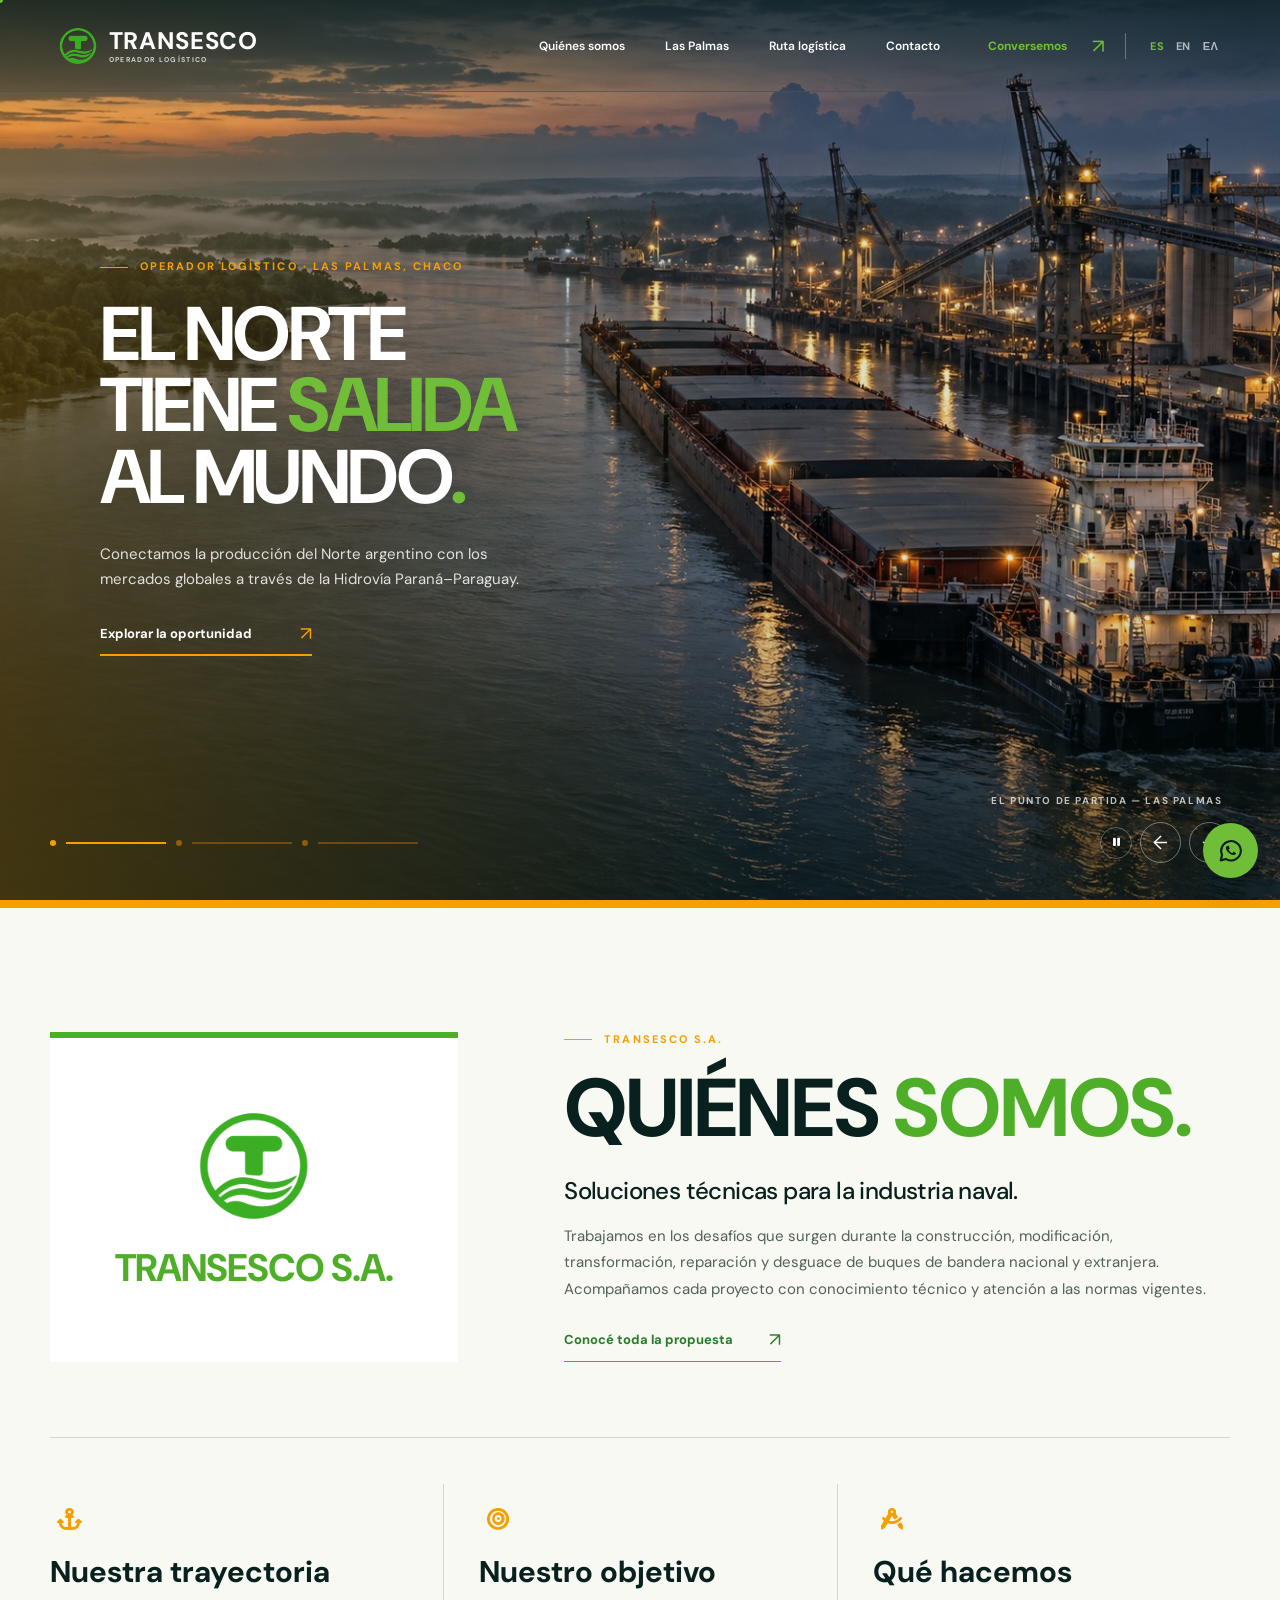
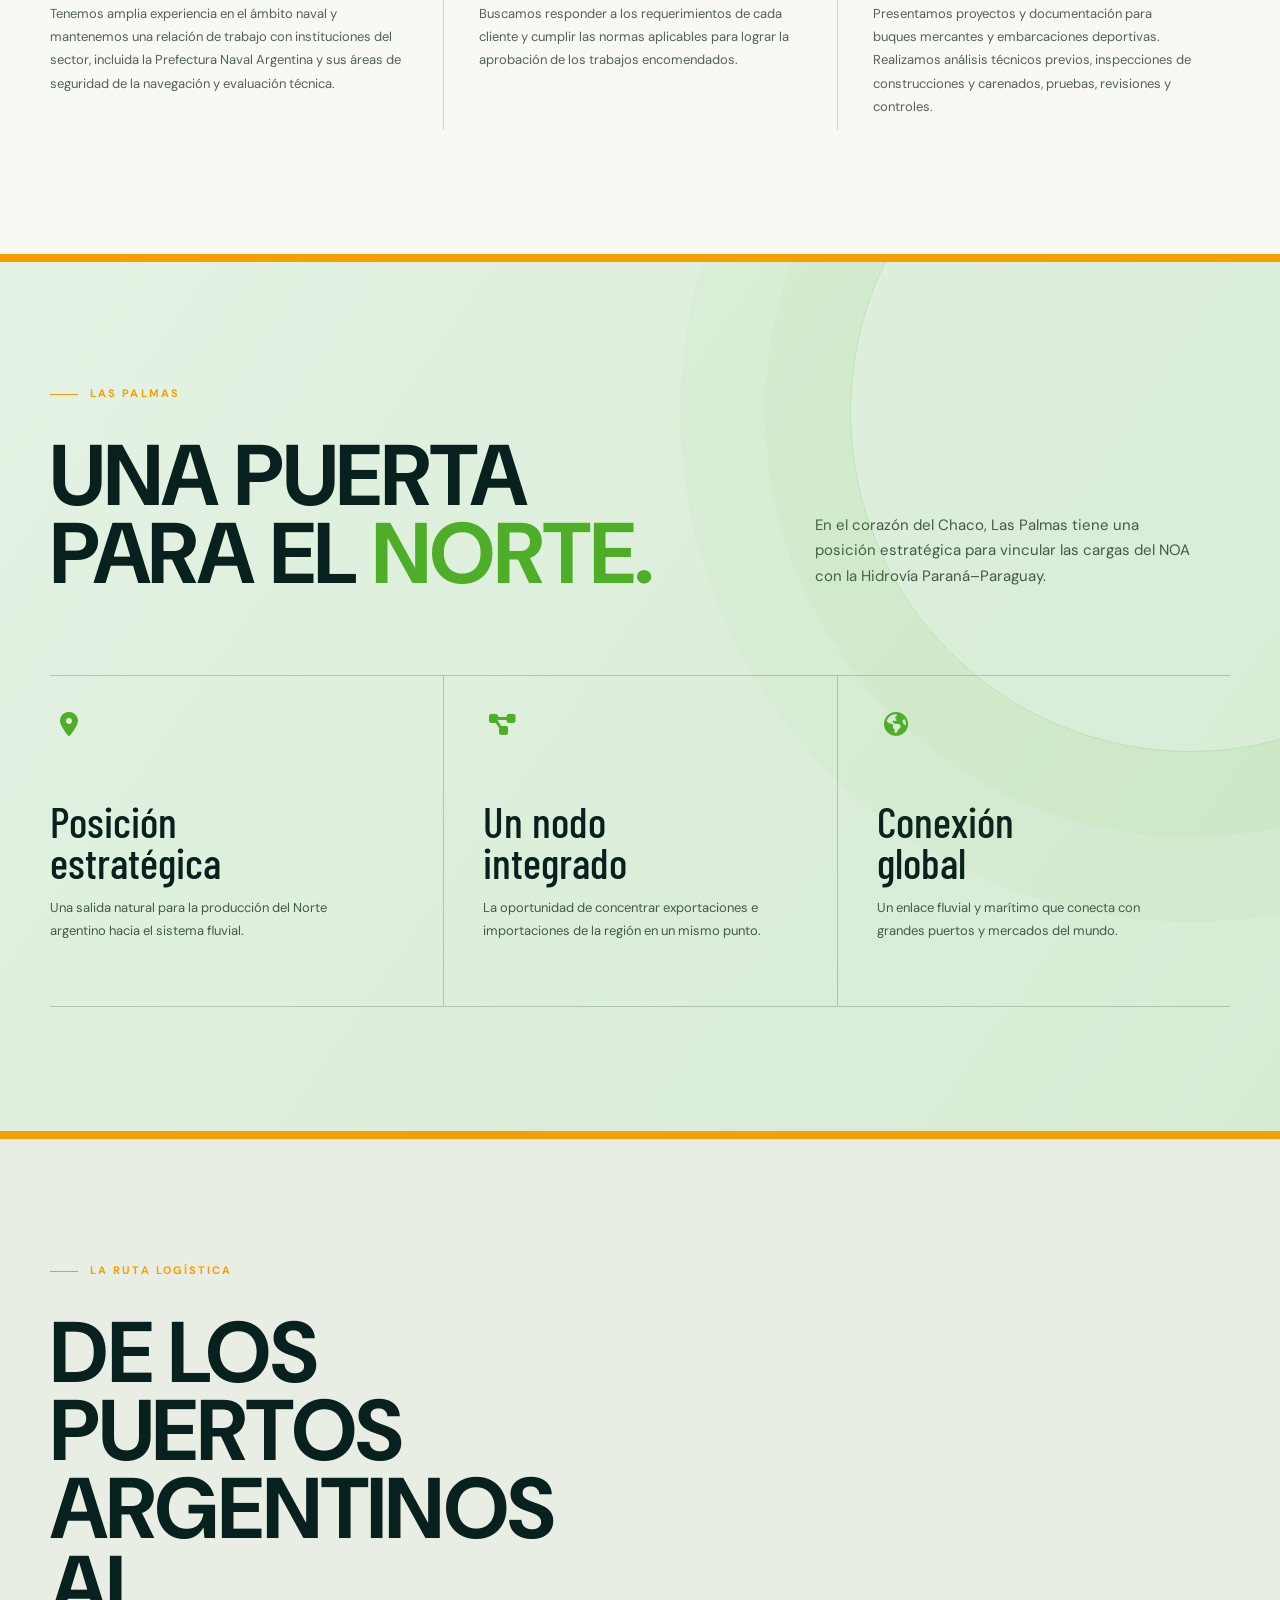
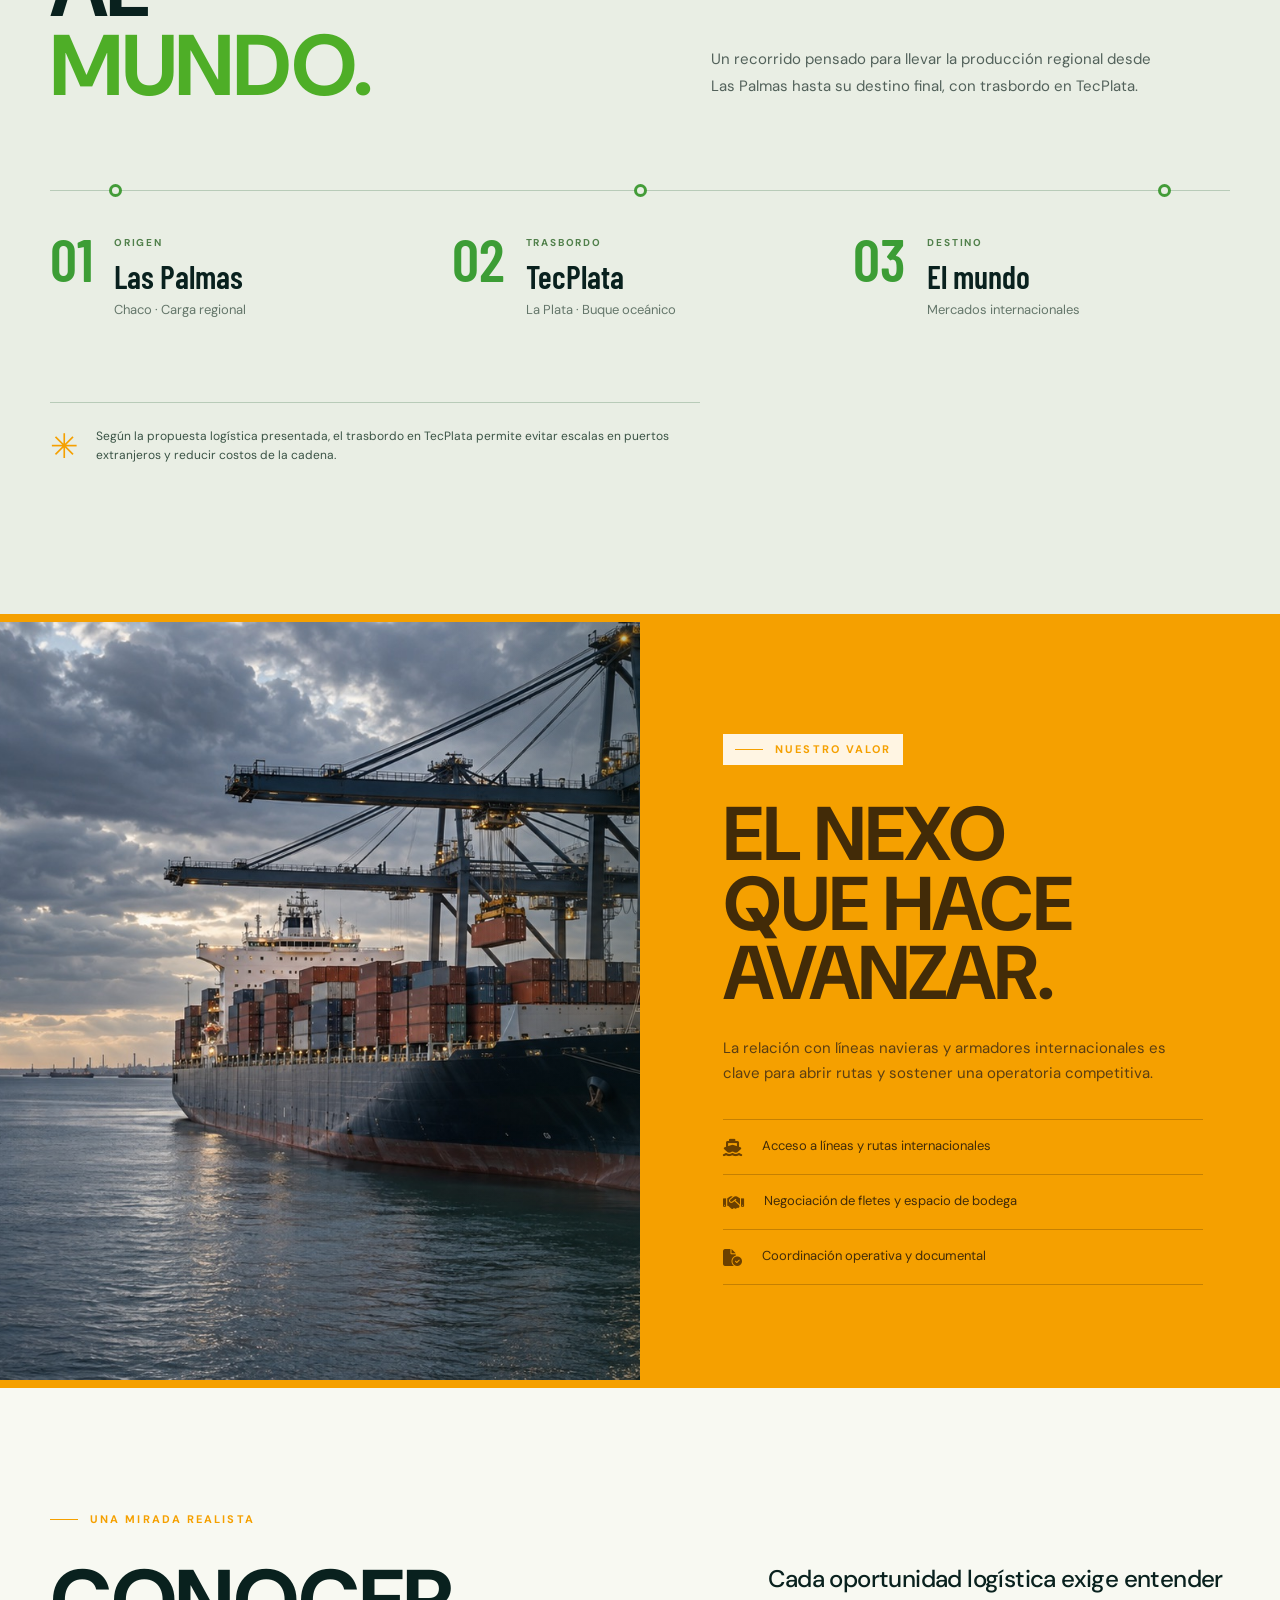
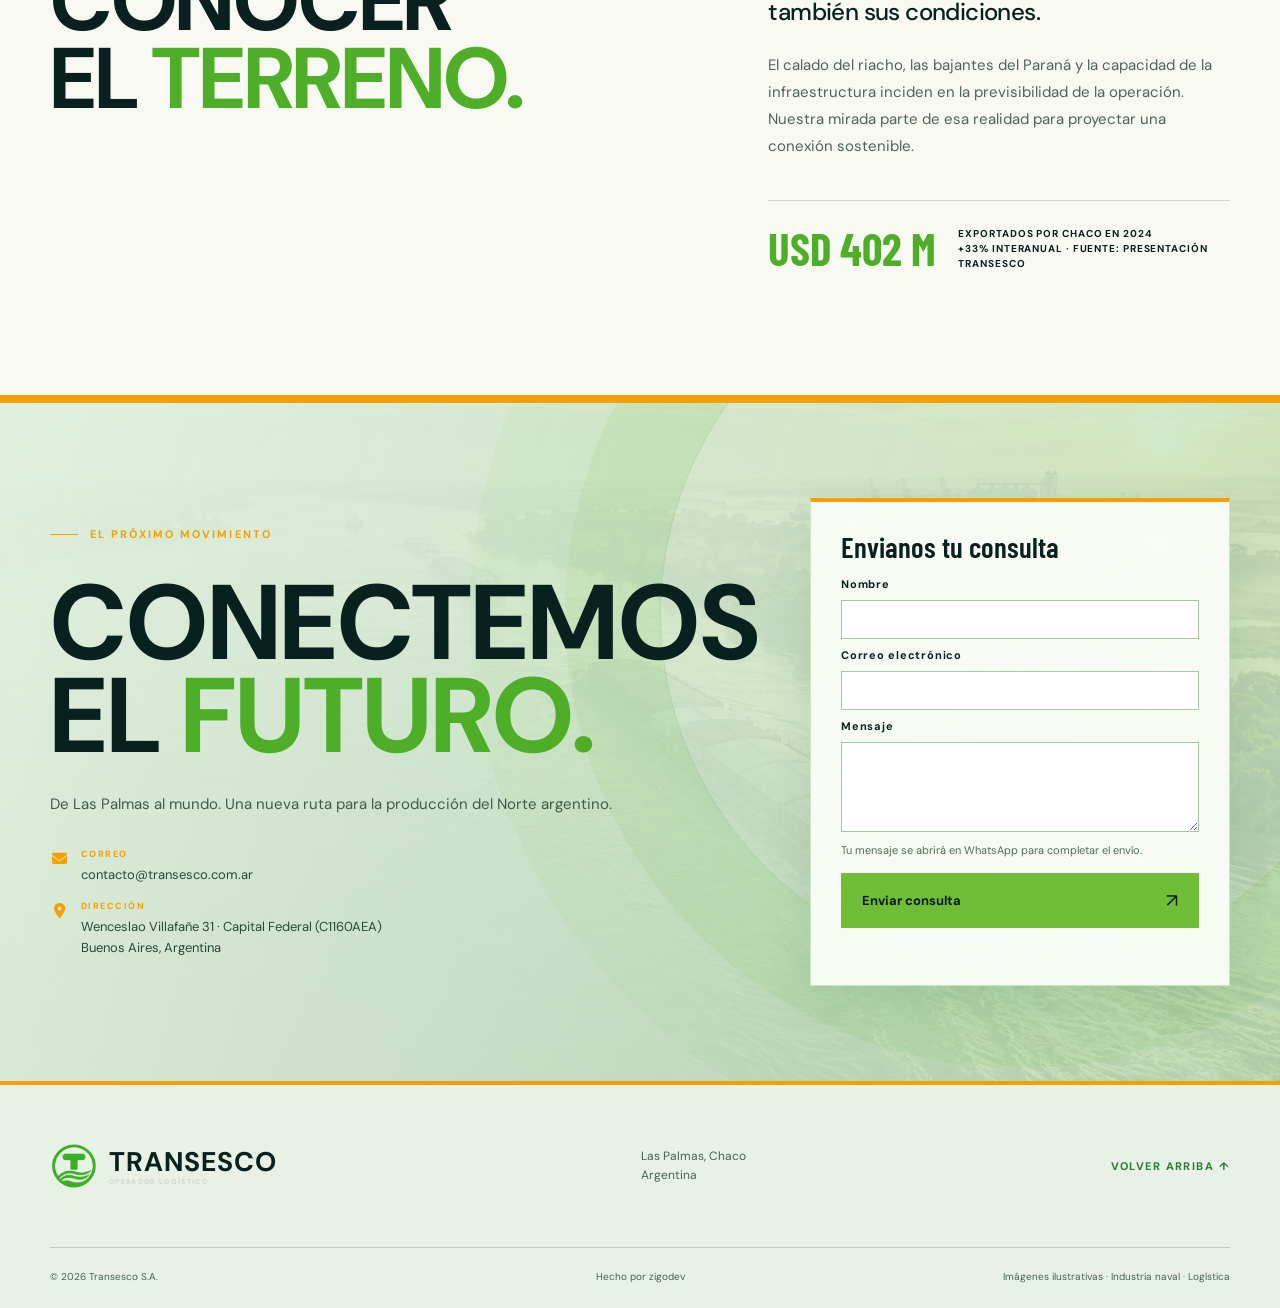
<file: index.html>
<!doctype html>
<html lang="es-AR">
  <head>
    <meta charset="utf-8" />
    <meta name="viewport" content="width=device-width, initial-scale=1" />
    <meta name="theme-color" content="#071b19" />
    <meta name="description" content="Transesco S.A. Conectamos la producción del Norte argentino con el mundo desde Las Palmas, Chaco, a través de soluciones de logística fluvial y comercio exterior." />
    <meta property="og:title" content="Transesco S.A. — Del Norte argentino al mundo" />
    <meta property="og:description" content="Operador logístico en Las Palmas, Chaco. Más de 30 años de trayectoria naval y en comercio exterior." />
    <title>Transesco S.A. — Logística que abre horizontes</title>
    <link rel="icon" type="image/png" href="assets/logo.png" />
    <link rel="preconnect" href="https://fonts.googleapis.com" />
    <link rel="preconnect" href="https://fonts.gstatic.com" crossorigin />
    <link href="https://fonts.googleapis.com/css2?family=Barlow+Condensed:wght@400;500;600;700&family=DM+Sans:wght@400;500;600;700&display=swap" rel="stylesheet" />
    <link rel="stylesheet" href="https://cdnjs.cloudflare.com/ajax/libs/font-awesome/6.7.2/css/all.min.css" />
    <link rel="stylesheet" href="styles.css" />
    <script src="translations.js" defer></script>
    <script src="main.js" defer></script>
  </head>
  <body>
    <div class="intro" aria-hidden="true"><img src="assets/logo.png" alt="" /><span>TRANSESCO</span><i></i></div>
    <div class="cursor-dot" aria-hidden="true"></div>
    <div class="cursor-ring" aria-hidden="true"></div>

    <header class="site-header" id="inicio">
      <a class="brand" href="#inicio" aria-label="Transesco, ir al inicio">
        <img src="assets/logo.png" alt="" />
        <span>TRANSESCO<small>OPERADOR LOGÍSTICO</small></span>
      </a>
      <nav class="nav" id="nav" aria-label="Navegación principal">
        <a href="quienes-somos.html">Quiénes somos</a>
        <a href="#oportunidad">Las Palmas</a>
        <a href="#ruta">Ruta logística</a>
        <a href="#contacto">Contacto</a>
      </nav>
      <a class="header-cta" href="#contacto">Conversemos <span aria-hidden="true">↗</span></a>
      <div class="language-switch" role="group" aria-label="Idioma"><button type="button" class="is-active" data-lang="es" aria-pressed="true">ES</button><button type="button" data-lang="en" aria-pressed="false">EN</button><button type="button" data-lang="el" aria-pressed="false">ΕΛ</button></div>
      <button class="menu-toggle" type="button" aria-label="Abrir menú" aria-controls="nav" aria-expanded="false"><span></span><span></span></button>
    </header>

    <main>
      <section class="hero" aria-label="Presentación de Transesco">
        <div class="hero-slide is-active initial-motion" style="--slide-image: url('assets/hero-puerto.jpg')" aria-hidden="false">
          <div class="hero-inner">
            <p class="eyebrow hero-eyebrow"><span class="eyebrow-line"></span> OPERADOR LOGÍSTICO · LAS PALMAS, CHACO</p>
            <h1>EL NORTE<br />TIENE <em>SALIDA</em><br />AL MUNDO<span class="full-stop">.</span></h1>
            <p class="hero-copy">Conectamos la producción del Norte argentino con los mercados globales a través de la Hidrovía Paraná–Paraguay.</p>
            <a class="button button-lime" href="#oportunidad">Explorar la oportunidad <span aria-hidden="true">↗</span></a>
          </div>
          <span class="hero-caption">EL PUNTO DE PARTIDA — LAS PALMAS</span>
        </div>
        <div class="hero-slide" style="--slide-image: url('assets/hero-hidrovia.jpg')" aria-hidden="true">
          <div class="hero-inner">
            <p class="eyebrow hero-eyebrow"><span class="eyebrow-line"></span> UNA CONEXIÓN ESTRATÉGICA</p>
            <h2>LA HIDROVÍA<br />COMO <em>PUENTE</em><br />AL FUTURO<span class="full-stop">.</span></h2>
            <p class="hero-copy">Las Palmas abre una salida natural para las cargas del NOA y acerca la región a los principales puertos.</p>
            <a class="button button-lime" href="#ruta">Conocer la ruta <span aria-hidden="true">↗</span></a>
          </div>
          <span class="hero-caption">NAVEGACIÓN FLUVIAL</span>
        </div>
        <div class="hero-slide" style="--slide-image: url('assets/hero-oceano.jpg')" aria-hidden="true">
          <div class="hero-inner">
            <p class="eyebrow hero-eyebrow"><span class="eyebrow-line"></span> EXPERIENCIA NAVAL Y COMERCIO EXTERIOR</p>
            <h2>DE LA REGIÓN<br />A CADA <em>PUERTO</em><br />DEL MUNDO<span class="full-stop">.</span></h2>
            <p class="hero-copy">Articulamos la operatoria fluvial y marítima con conocimiento del sector, sus actores y sus desafíos.</p>
            <a class="button button-lime" href="quienes-somos.html">Conocer Transesco <span aria-hidden="true">↗</span></a>
          </div>
          <span class="hero-caption">CONEXIÓN INTERNACIONAL</span>
        </div>
        <div class="hero-controls" aria-label="Controles de la galería">
          <div class="slide-progress"><button class="slide-tab is-active" type="button" aria-label="Ver slide 1" aria-current="true"><span class="slide-dot" aria-hidden="true"></span><i></i></button><button class="slide-tab" type="button" aria-label="Ver slide 2"><span class="slide-dot" aria-hidden="true"></span><i></i></button><button class="slide-tab" type="button" aria-label="Ver slide 3"><span class="slide-dot" aria-hidden="true"></span><i></i></button></div>
          <div class="slide-arrows"><button class="slide-toggle" type="button" aria-label="Pausar slideshow" aria-pressed="false"><i class="fa-solid fa-pause" aria-hidden="true"></i></button><button class="slide-prev" type="button" aria-label="Slide anterior">←</button><button class="slide-next" type="button" aria-label="Slide siguiente">→</button></div>
        </div>
        <div class="hero-edge" aria-hidden="true">HIDROVÍA PARANÁ–PARAGUAY · ARGENTINA</div>
        <div class="scroll-cue" aria-hidden="true"><span>DESCUBRÍ MÁS</span><i></i></div>
      </section>

      <section class="intro-section section-pad" id="nosotros">
        <div class="container company-section">
          <div class="company-intro reveal">
            <div class="company-mark" aria-hidden="true"><img src="assets/logo.png" alt="" /><strong>TRANSESCO S.A.</strong></div>
            <div class="company-summary"><p class="eyebrow dark-eyebrow"><span class="eyebrow-line"></span> TRANSESCO S.A.</p><h2 class="section-title">QUIÉNES <em>SOMOS.</em></h2><p class="lead">Soluciones técnicas para la industria naval.</p><p>Trabajamos en los desafíos que surgen durante la construcción, modificación, transformación, reparación y desguace de buques de bandera nacional y extranjera. Acompañamos cada proyecto con conocimiento técnico y atención a las normas vigentes.</p><a class="text-link company-read-more" href="quienes-somos.html">Conocé toda la propuesta <span aria-hidden="true">↗</span></a></div>
          </div>
          <div class="company-details">
            <article class="company-card reveal"><span class="company-card-icon" aria-hidden="true"><i class="fa-solid fa-anchor"></i></span><h3>Nuestra trayectoria</h3><p>Tenemos amplia experiencia en el ámbito naval y mantenemos una relación de trabajo con instituciones del sector, incluida la Prefectura Naval Argentina y sus áreas de seguridad de la navegación y evaluación técnica.</p></article>
            <article class="company-card reveal"><span class="company-card-icon" aria-hidden="true"><i class="fa-solid fa-bullseye"></i></span><h3>Nuestro objetivo</h3><p>Buscamos responder a los requerimientos de cada cliente y cumplir las normas aplicables para lograr la aprobación de los trabajos encomendados.</p></article>
            <article class="company-card reveal"><span class="company-card-icon" aria-hidden="true"><i class="fa-solid fa-compass-drafting"></i></span><h3>Qué hacemos</h3><p>Presentamos proyectos y documentación para buques mercantes y embarcaciones deportivas. Realizamos análisis técnicos previos, inspecciones de construcciones y carenados, pruebas, revisiones y controles.</p></article>
          </div>
        </div>
      </section>

      <section class="opportunity section-pad" id="oportunidad">
        <div class="container">
          <div class="section-heading reveal"><div><p class="eyebrow"><span class="eyebrow-line"></span> LAS PALMAS</p><h2 class="section-title">UNA PUERTA<br />PARA EL <em>NORTE.</em></h2></div><p>En el corazón del Chaco, Las Palmas tiene una posición estratégica para vincular las cargas del NOA con la Hidrovía Paraná–Paraguay.</p></div>
          <div class="opportunity-grid">
            <article class="opportunity-item reveal"><span class="item-symbol" aria-hidden="true"><i class="fa-solid fa-location-dot"></i></span><h3>Posición<br />estratégica</h3><p>Una salida natural para la producción del Norte argentino hacia el sistema fluvial.</p></article>
            <article class="opportunity-item reveal"><span class="item-symbol" aria-hidden="true"><i class="fa-solid fa-diagram-project"></i></span><h3>Un nodo<br />integrado</h3><p>La oportunidad de concentrar exportaciones e importaciones de la región en un mismo punto.</p></article>
            <article class="opportunity-item reveal"><span class="item-symbol" aria-hidden="true"><i class="fa-solid fa-earth-americas"></i></span><h3>Conexión<br />global</h3><p>Un enlace fluvial y marítimo que conecta con grandes puertos y mercados del mundo.</p></article>
          </div>
        </div>
        <div class="opportunity-line" aria-hidden="true"></div>
      </section>

      <section class="route section-pad" id="ruta">
        <div class="container">
          <div class="route-heading reveal"><p class="eyebrow dark-eyebrow"><span class="eyebrow-line"></span> LA RUTA LOGÍSTICA</p><h2 class="section-title">DE LOS PUERTOS<br />ARGENTINOS AL<br /><em>MUNDO.</em></h2><p>Un recorrido pensado para llevar la producción regional desde Las Palmas hasta su destino final, con trasbordo en TecPlata.</p></div>
          <div class="route-map reveal" aria-label="Ruta: Las Palmas, TecPlata y el resto del mundo">
            <div class="route-track" aria-hidden="true"><span></span><span></span><span></span></div>
            <article class="route-stop"><span class="route-number">01</span><div><small>ORIGEN</small><h3>Las Palmas</h3><p>Chaco · Carga regional</p></div></article>
            <article class="route-stop"><span class="route-number">02</span><div><small>TRASBORDO</small><h3>TecPlata</h3><p>La Plata · Buque oceánico</p></div></article>
            <article class="route-stop"><span class="route-number">03</span><div><small>DESTINO</small><h3>El mundo</h3><p>Mercados internacionales</p></div></article>
          </div>
          <div class="route-note reveal"><span class="note-symbol">✳</span><p>Según la propuesta logística presentada, el trasbordo en TecPlata permite evitar escalas en puertos extranjeros y reducir costos de la cadena.</p></div>
        </div>
      </section>

      <section class="capabilities" id="capacidades">
        <div class="cap-image" role="img" aria-label="Buque de carga en una terminal portuaria"></div>
        <div class="cap-content"><p class="eyebrow"><span class="eyebrow-line"></span> NUESTRO VALOR</p><h2 class="section-title">EL NEXO<br />QUE HACE<br /><em>AVANZAR.</em></h2><p class="cap-lead">La relación con líneas navieras y armadores internacionales es clave para abrir rutas y sostener una operatoria competitiva.</p><ul><li><span aria-hidden="true"><i class="fa-solid fa-ship"></i></span>Acceso a líneas y rutas internacionales</li><li><span aria-hidden="true"><i class="fa-solid fa-handshake"></i></span>Negociación de fletes y espacio de bodega</li><li><span aria-hidden="true"><i class="fa-solid fa-file-circle-check"></i></span>Coordinación operativa y documental</li></ul></div>
      </section>

      <section class="perspective section-pad">
        <div class="container perspective-grid"><div class="reveal"><p class="eyebrow dark-eyebrow"><span class="eyebrow-line"></span> UNA MIRADA REALISTA</p><h2 class="section-title">CONOCER<br />EL <em>TERRENO.</em></h2></div><div class="perspective-copy reveal"><p class="lead">Cada oportunidad logística exige entender también sus condiciones.</p><p>El calado del riacho, las bajantes del Paraná y la capacidad de la infraestructura inciden en la previsibilidad de la operación. Nuestra mirada parte de esa realidad para proyectar una conexión sostenible.</p><div class="perspective-metric"><strong>USD 402 M</strong><span>EXPORTADOS POR CHACO EN 2024<br />+33% INTERANUAL · FUENTE: PRESENTACIÓN TRANSESCO</span></div></div></div>
      </section>

      <section class="closing" id="contacto"><div class="container closing-inner reveal"><div class="closing-copy"><p class="eyebrow"><span class="eyebrow-line"></span> EL PRÓXIMO MOVIMIENTO</p><h2>CONECTEMOS<br />EL <em>FUTURO.</em></h2><p>De Las Palmas al mundo. Una nueva ruta para la producción del Norte argentino.</p><div class="contact-details"><a href="mailto:contacto@transesco.com.ar"><i class="fa-solid fa-envelope" aria-hidden="true"></i><span><small>CORREO</small>contacto@transesco.com.ar</span></a><p><i class="fa-solid fa-location-dot" aria-hidden="true"></i><span><small>DIRECCIÓN</small>Wenceslao Villafañe 31 · Capital Federal (C1160AEA)<br />Buenos Aires, Argentina</span></p></div></div><form class="contact-form" id="contact-form" novalidate><p class="contact-form-heading">Envianos tu consulta</p><label for="contact-name">Nombre</label><input id="contact-name" name="name" type="text" autocomplete="name" required /><label for="contact-email">Correo electrónico</label><input id="contact-email" name="email" type="email" autocomplete="email" required /><label for="contact-message">Mensaje</label><textarea id="contact-message" name="message" rows="4" required></textarea><p class="contact-form-note">Tu mensaje se abrirá en WhatsApp para completar el envío.</p><button class="button button-lime" type="submit">Enviar consulta <span aria-hidden="true">↗</span></button><p class="form-status" role="status" aria-live="polite"></p></form></div><div class="closing-orbit" aria-hidden="true"></div></section>
    </main>

    <a class="whatsapp-float" href="https://wa.me/5491133042528?text=Hola%2C%20quisiera%20conversar%20sobre%20la%20propuesta%20log%C3%ADstica%20de%20Transesco." target="_blank" rel="noopener noreferrer" aria-label="Contactar a Transesco por WhatsApp"><svg viewBox="0 0 32 32" fill="none" stroke="currentColor" stroke-width="2.2" stroke-linecap="round" stroke-linejoin="round" aria-hidden="true"><path d="M26.5 15.5a10.5 10.5 0 0 1-15.7 9.1L5 26l1.5-5.6A10.5 10.5 0 1 1 26.5 15.5Z"/><path d="M11.8 10.7c-.5 0-1.2 1.1-1.2 2.1 0 2.6 3.4 6.1 6.2 7.1 1.9.7 3.5.3 4.4-.8.2-.3.3-.8.1-1l-2.5-1.2c-.2-.1-.4 0-.6.2l-1 1.2c-1.6-.6-3.2-2.2-3.9-3.8l1.1-1c.2-.2.3-.4.2-.6l-1.1-2.3c-.1-.2-.4-.3-.7-.3Z" fill="currentColor" stroke="none"/></svg></a>
    <footer class="footer"><div class="container footer-top"><a class="brand" href="#inicio" aria-label="Volver al inicio"><img src="assets/logo.png" alt="" /><span>TRANSESCO<small>OPERADOR LOGÍSTICO</small></span></a><p>Las Palmas, Chaco<br />Argentina</p><a href="#inicio" class="back-top">VOLVER ARRIBA ↑</a></div><div class="container footer-bottom"><span>© <span id="year"></span> Transesco S.A.</span><span>Imágenes ilustrativas · Industria naval · Logística</span><a href="https://zigodev.com.ar" target="_blank" rel="noopener noreferrer">Hecho por zigodev</a></div></footer>
  </body>
</html>
</file>
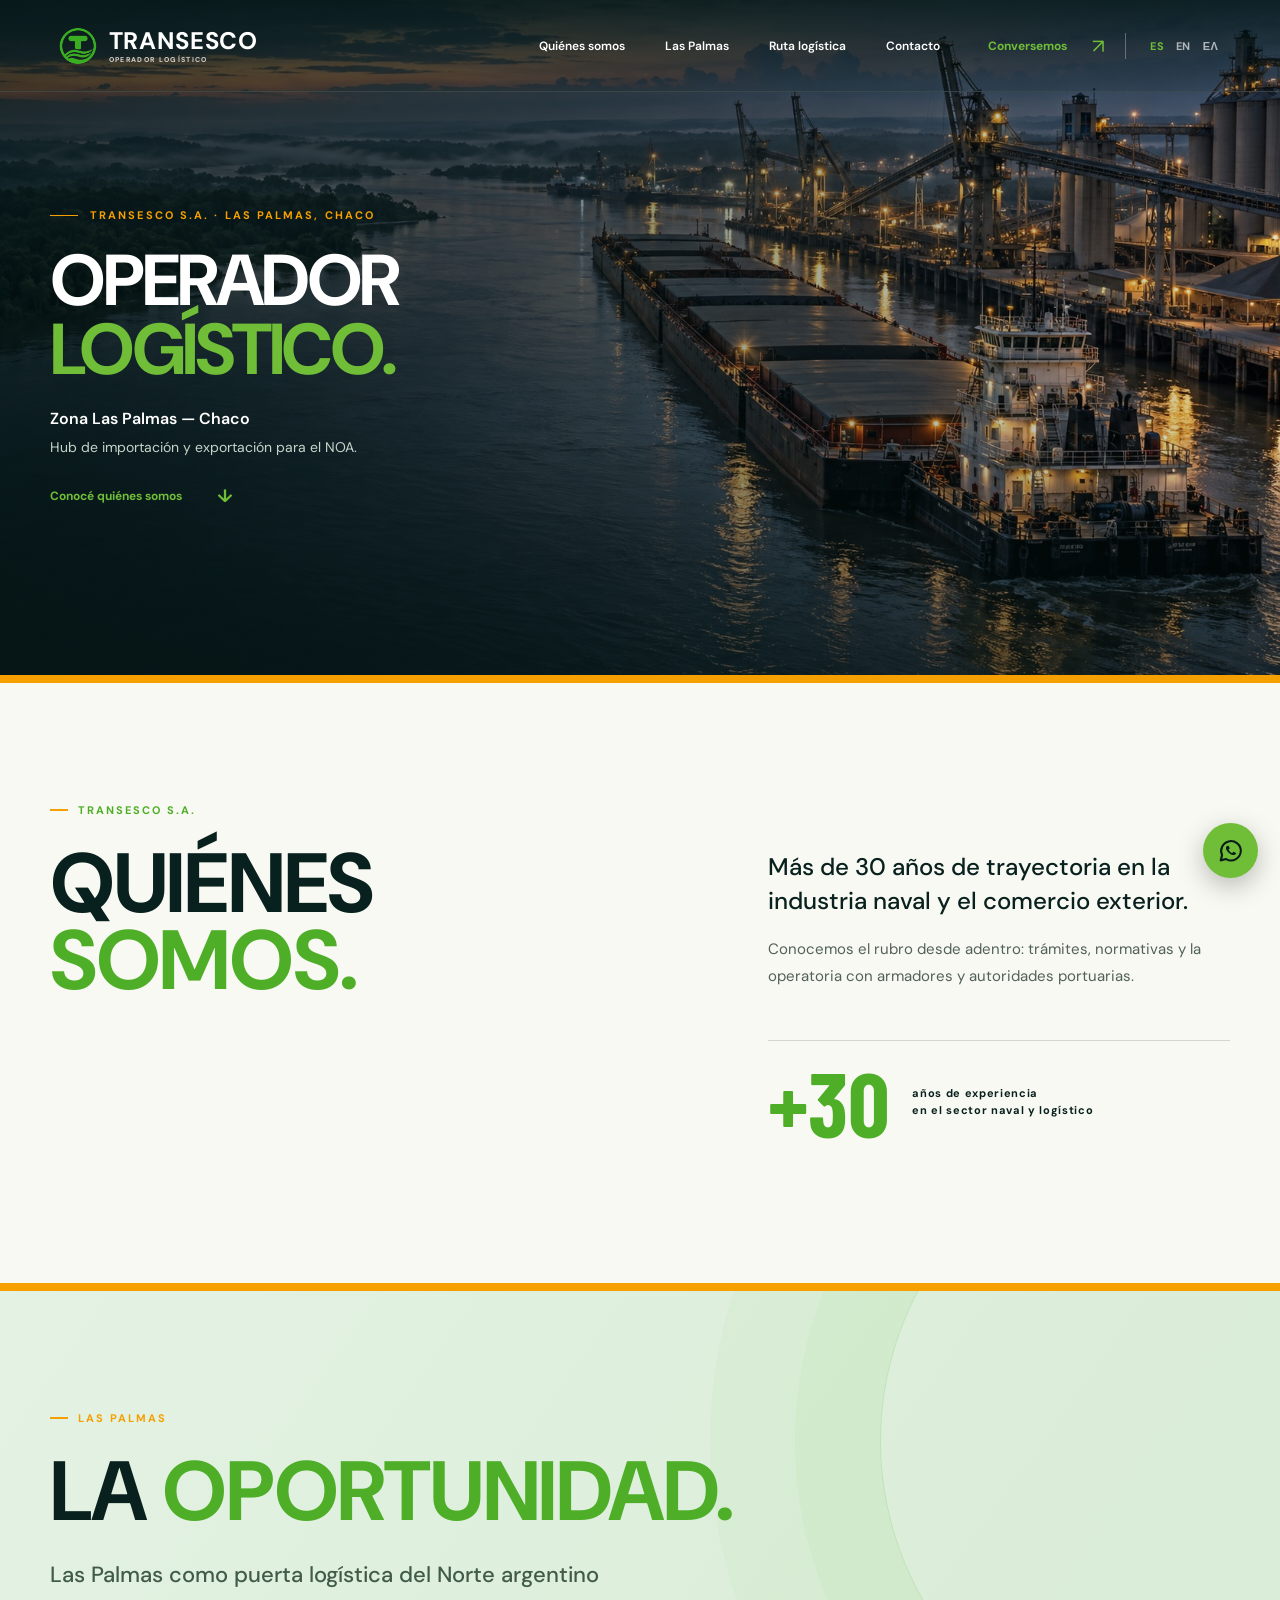
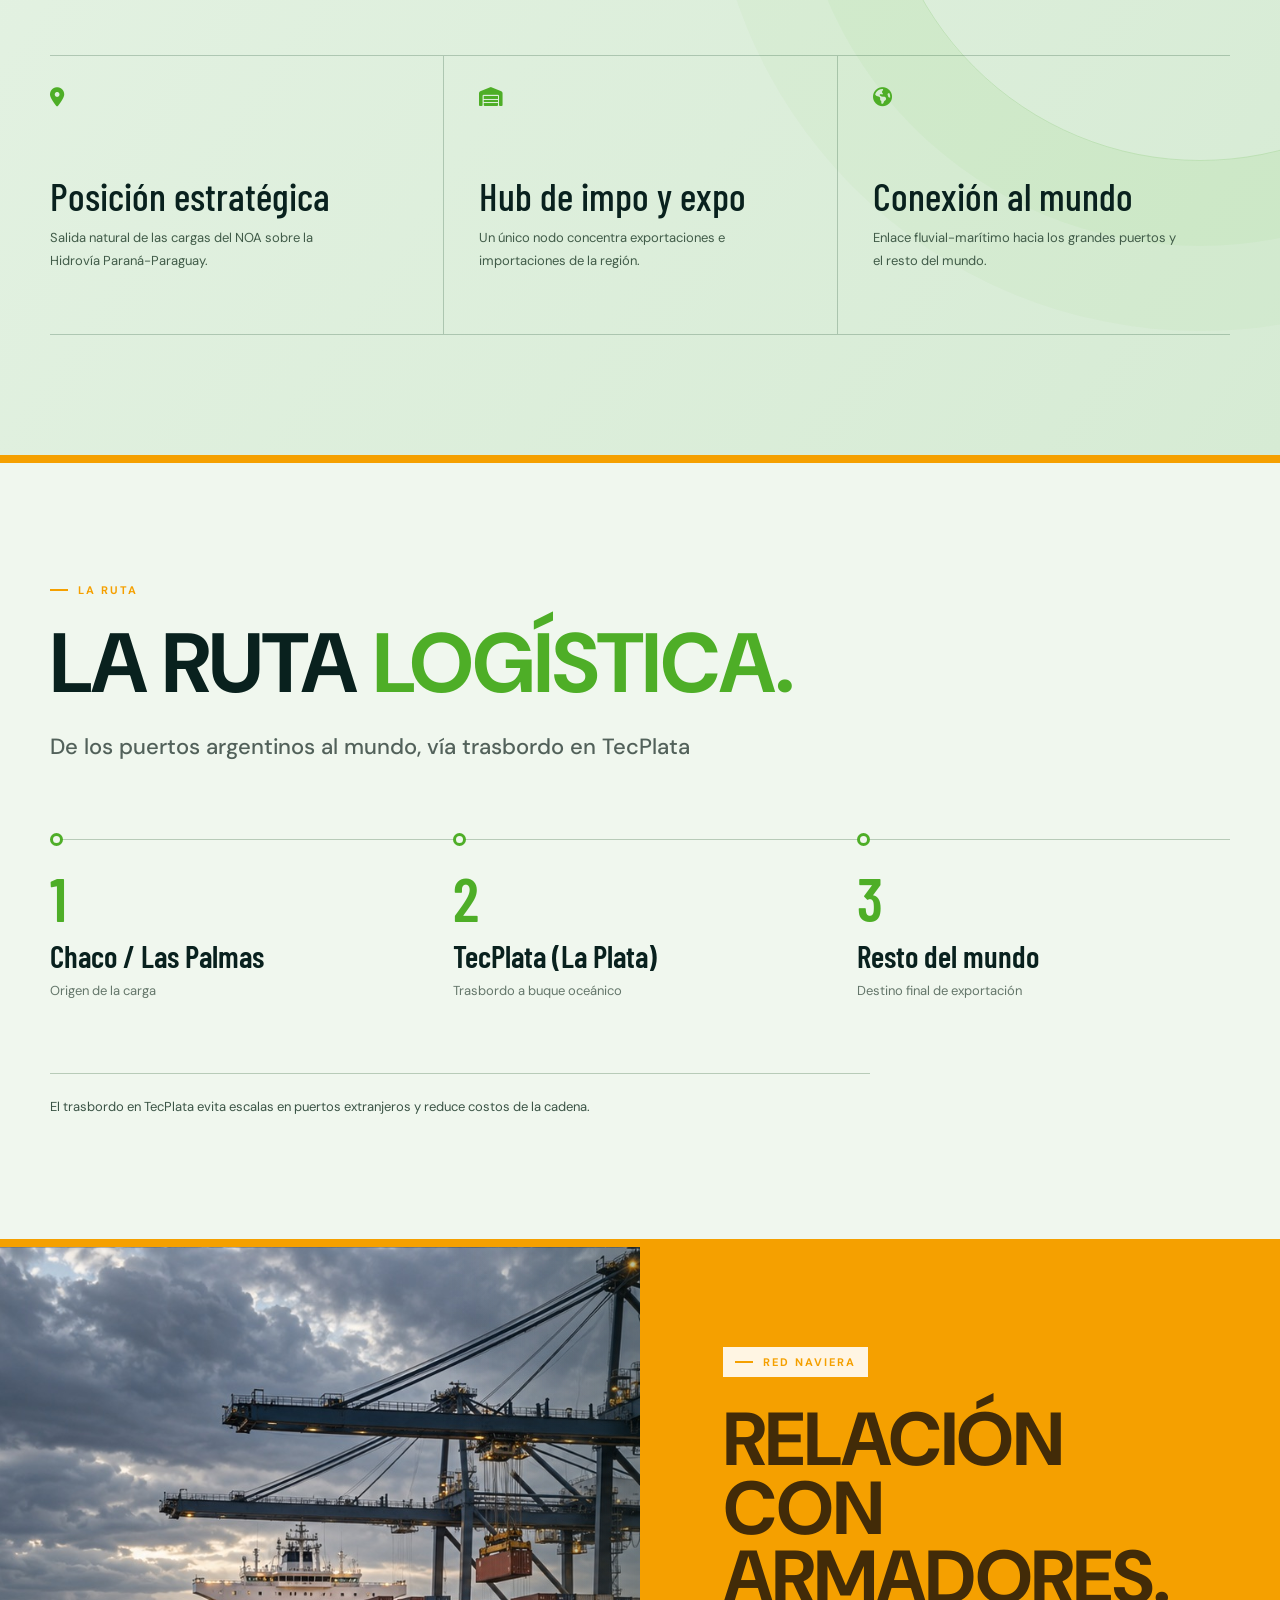
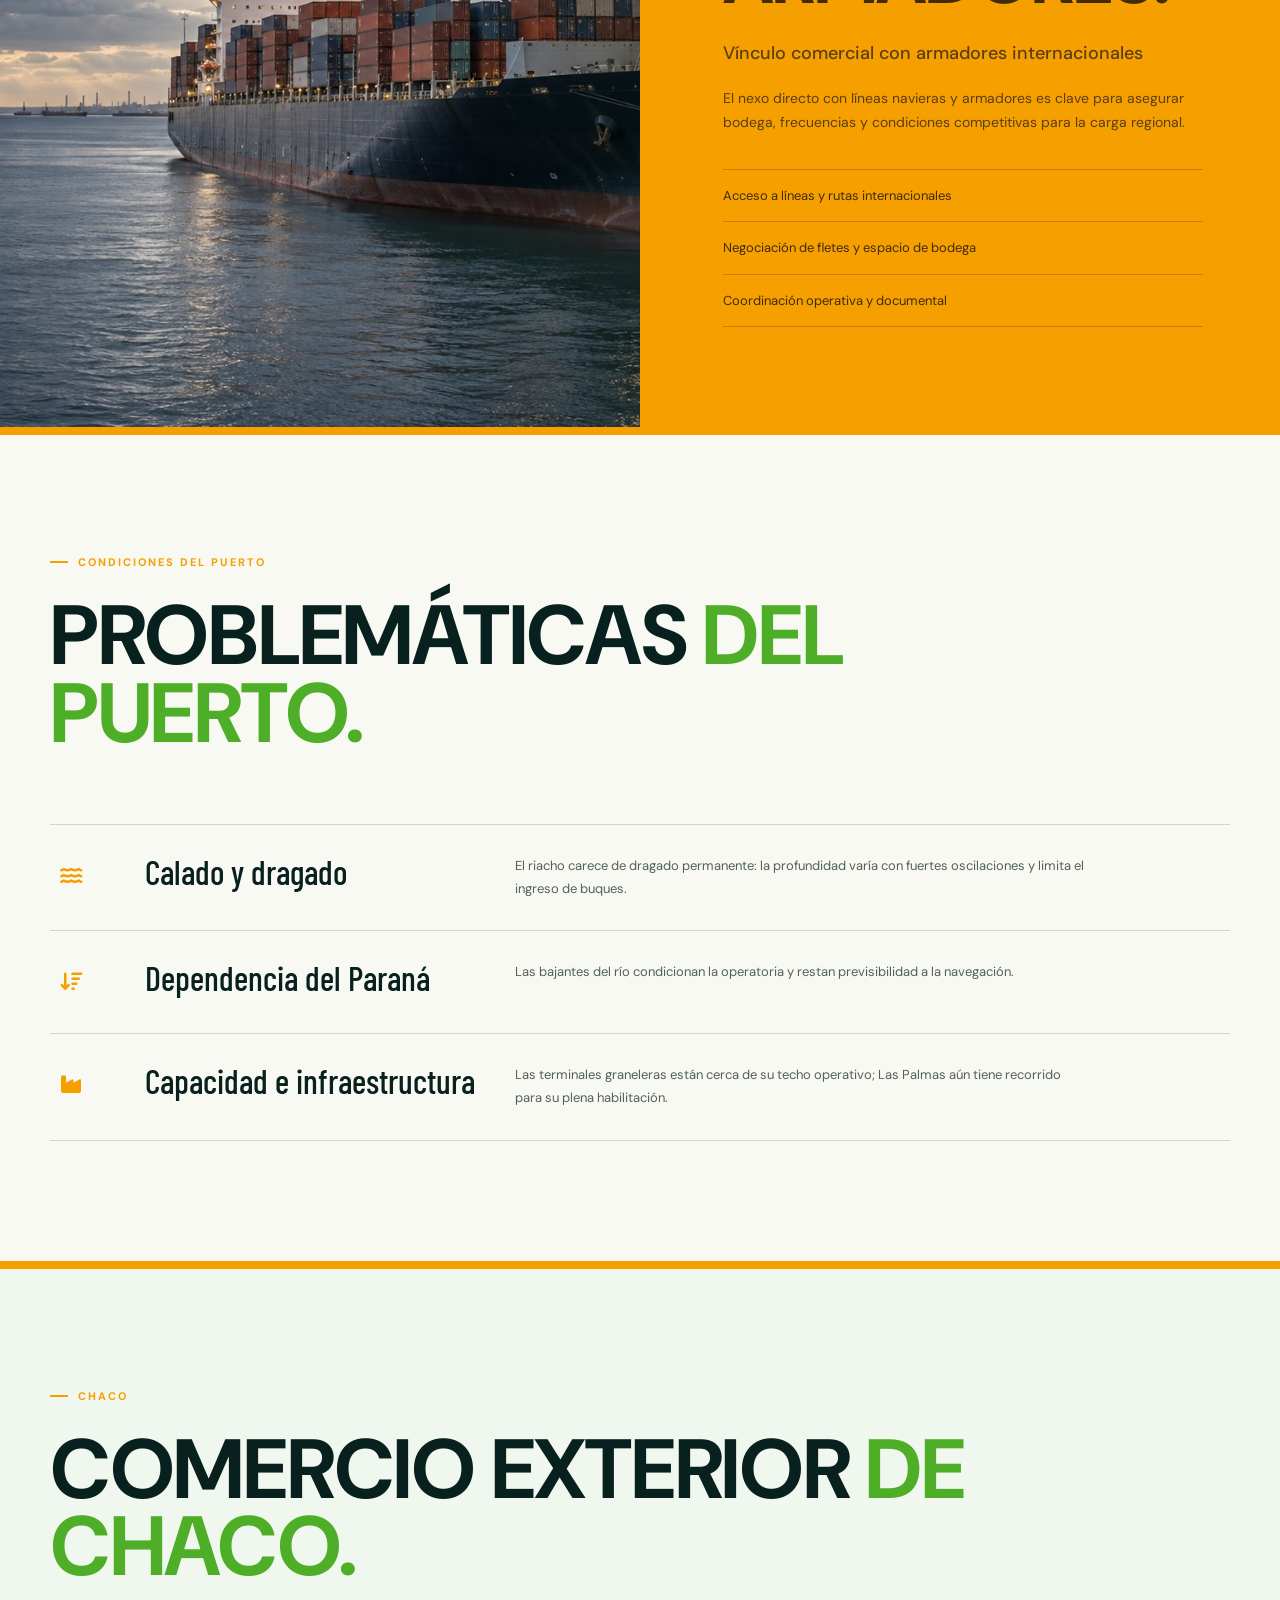
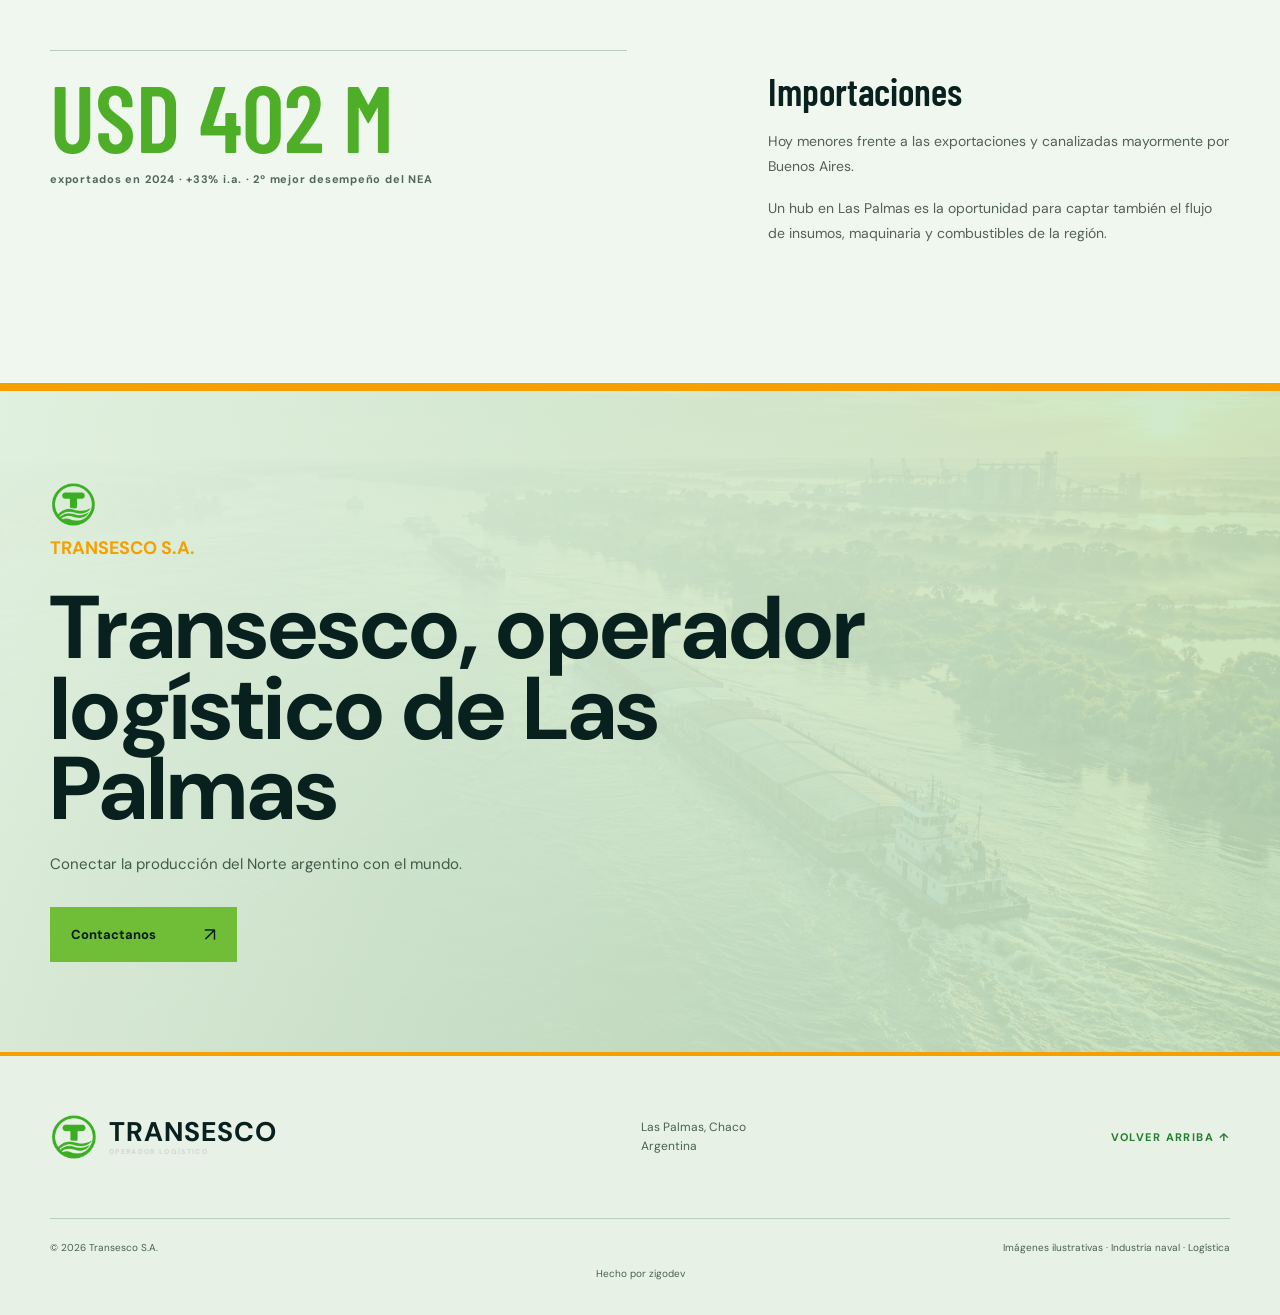
<file: quienes-somos.html>
<!doctype html>
<html lang="es-AR">
  <head>
    <meta charset="utf-8" />
    <meta name="viewport" content="width=device-width, initial-scale=1" />
    <meta name="theme-color" content="#071b19" />
    <meta name="description" content="Conocé la trayectoria de Transesco S.A. y la propuesta logística de Las Palmas, Chaco: oportunidad, ruta, armadores, desafíos portuarios y comercio exterior." />
    <meta property="og:title" content="Quiénes somos — Transesco S.A." />
    <meta property="og:description" content="Conocé la trayectoria de Transesco S.A. y la propuesta logística de Las Palmas, Chaco: oportunidad, ruta, armadores, desafíos portuarios y comercio exterior." />
    <title>Quiénes somos — Transesco S.A.</title>
    <link rel="icon" type="image/png" href="assets/logo.png" />
    <link rel="preconnect" href="https://fonts.googleapis.com" />
    <link rel="preconnect" href="https://fonts.gstatic.com" crossorigin />
    <link href="https://fonts.googleapis.com/css2?family=Barlow+Condensed:wght@400;500;600;700&family=DM+Sans:wght@400;500;600;700&display=swap" rel="stylesheet" />
    <link rel="stylesheet" href="https://cdnjs.cloudflare.com/ajax/libs/font-awesome/6.7.2/css/all.min.css" />
    <link rel="stylesheet" href="styles.css" />
    <link rel="stylesheet" href="about.css" />
    <script src="translations.js" defer></script>
    <script src="about.js" defer></script>
  </head>
  <body data-page="about">
    <header class="site-header about-header" id="inicio">
      <a class="brand" href="index.html#inicio" aria-label="Transesco, ir al inicio"><img src="assets/logo.png" alt="" /><span>TRANSESCO<small>OPERADOR LOGÍSTICO</small></span></a>
      <nav class="nav" id="nav" aria-label="Navegación principal"><a href="#nosotros">Quiénes somos</a><a href="#oportunidad">Las Palmas</a><a href="#ruta">Ruta logística</a><a href="index.html#contacto">Contacto</a></nav>
      <a class="header-cta" href="index.html#contacto">Conversemos <span aria-hidden="true">↗</span></a>
      <div class="language-switch" role="group" aria-label="Idioma"><button type="button" class="is-active" data-lang="es" aria-pressed="true">ES</button><button type="button" data-lang="en" aria-pressed="false">EN</button><button type="button" data-lang="el" aria-pressed="false">ΕΛ</button></div>
      <button class="menu-toggle" type="button" aria-label="Abrir menú" aria-controls="nav" aria-expanded="false"><span></span><span></span></button>
    </header>

    <main>
      <section class="about-hero" aria-labelledby="about-title">
        <div class="container about-hero-grid"><div><p class="eyebrow"><span class="eyebrow-line"></span> TRANSESCO S.A. · LAS PALMAS, CHACO</p><h1 id="about-title">OPERADOR<br /><em>LOGÍSTICO.</em></h1><p class="about-hero-place">Zona Las Palmas — Chaco</p><p class="about-hero-subtitle">Hub de importación y exportación para el NOA.</p><a class="about-scroll-link" href="#nosotros">Conocé quiénes somos <span aria-hidden="true">↓</span></a></div></div>
      </section>

      <section class="about-block about-company" id="nosotros"><div class="container about-split"><div><p class="about-kicker">TRANSESCO S.A.</p><h2>QUIÉNES <em>SOMOS.</em></h2></div><div class="about-prose"><p class="about-lead">Más de 30 años de trayectoria en la industria naval y el comercio exterior.</p><p>Conocemos el rubro desde adentro: trámites, normativas y la operatoria con armadores y autoridades portuarias.</p><div class="about-stat"><strong>+30</strong><span>años de experiencia<br />en el sector naval y logístico</span></div></div></div></section>

      <section class="about-block about-opportunity" id="oportunidad"><div class="container reveal"><p class="about-kicker">LAS PALMAS</p><h2>LA <em>OPORTUNIDAD.</em></h2><p class="about-section-lead">Las Palmas como puerta logística del Norte argentino</p><div class="about-feature-grid"><article><span aria-hidden="true"><i class="fa-solid fa-location-dot"></i></span><h3>Posición estratégica</h3><p>Salida natural de las cargas del NOA sobre la Hidrovía Paraná-Paraguay.</p></article><article><span aria-hidden="true"><i class="fa-solid fa-warehouse"></i></span><h3>Hub de impo y expo</h3><p>Un único nodo concentra exportaciones e importaciones de la región.</p></article><article><span aria-hidden="true"><i class="fa-solid fa-earth-americas"></i></span><h3>Conexión al mundo</h3><p>Enlace fluvial-marítimo hacia los grandes puertos y el resto del mundo.</p></article></div></div></section>

      <section class="about-block about-route" id="ruta"><div class="container reveal"><p class="about-kicker">LA RUTA</p><h2>LA RUTA <em>LOGÍSTICA.</em></h2><p class="about-section-lead">De los puertos argentinos al mundo, vía trasbordo en TecPlata</p><div class="about-route-grid"><article><strong>1</strong><h3>Chaco / Las Palmas</h3><p>Origen de la carga</p></article><article><strong>2</strong><h3>TecPlata (La Plata)</h3><p>Trasbordo a buque oceánico</p></article><article><strong>3</strong><h3>Resto del mundo</h3><p>Destino final de exportación</p></article></div><p class="about-route-note">El trasbordo en TecPlata evita escalas en puertos extranjeros y reduce costos de la cadena.</p></div></section>

      <section class="about-block about-shipowners" id="armadores"><div class="about-shipowners-image" role="img" aria-label="Buque de carga en una terminal portuaria"></div><div class="about-shipowners-copy reveal"><p class="about-kicker">RED NAVIERA</p><h2>RELACIÓN CON <em>ARMADORES.</em></h2><p class="about-section-lead">Vínculo comercial con armadores internacionales</p><p>El nexo directo con líneas navieras y armadores es clave para asegurar bodega, frecuencias y condiciones competitivas para la carga regional.</p><ul class="about-value-list"><li>Acceso a líneas y rutas internacionales</li><li>Negociación de fletes y espacio de bodega</li><li>Coordinación operativa y documental</li></ul></div></section>

      <section class="about-block about-challenges" id="desafios"><div class="container reveal"><p class="about-kicker">CONDICIONES DEL PUERTO</p><h2>PROBLEMÁTICAS <em>DEL PUERTO.</em></h2><div class="about-challenge-list"><article><span class="challenge-icon" aria-hidden="true"><i class="fa-solid fa-water"></i></span><h3>Calado y dragado</h3><p>El riacho carece de dragado permanente: la profundidad varía con fuertes oscilaciones y limita el ingreso de buques.</p></article><article><span class="challenge-icon" aria-hidden="true"><i class="fa-solid fa-arrow-down-wide-short"></i></span><h3>Dependencia del Paraná</h3><p>Las bajantes del río condicionan la operatoria y restan previsibilidad a la navegación.</p></article><article><span class="challenge-icon" aria-hidden="true"><i class="fa-solid fa-industry"></i></span><h3>Capacidad e infraestructura</h3><p>Las terminales graneleras están cerca de su techo operativo; Las Palmas aún tiene recorrido para su plena habilitación.</p></article></div></div></section>

      <section class="about-block about-trade" id="comercio"><div class="container reveal"><p class="about-kicker">CHACO</p><h2>COMERCIO EXTERIOR <em>DE CHACO.</em></h2><div class="about-trade-grid"><div class="about-trade-figure"><strong>USD 402 M</strong><span>exportados en 2024 · +33% i.a. · 2º mejor desempeño del NEA</span></div><div class="about-trade-copy"><h3>Importaciones</h3><p>Hoy menores frente a las exportaciones y canalizadas mayormente por Buenos Aires.</p><p>Un hub en Las Palmas es la oportunidad para captar también el flujo de insumos, maquinaria y combustibles de la región.</p></div></div></div></section>

      <section class="about-end"><div class="container reveal"><img src="assets/logo.png" alt="" /><p>TRANSESCO S.A.</p><h2>Transesco, operador logístico de Las Palmas</h2><p>Conectar la producción del Norte argentino con el mundo.</p><a class="button button-lime" href="index.html#contacto">Contactanos <span aria-hidden="true">↗</span></a></div></section>
    </main>

    <a class="whatsapp-float" href="https://wa.me/5491133042528?text=Hola%2C%20quisiera%20conversar%20sobre%20la%20propuesta%20log%C3%ADstica%20de%20Transesco." target="_blank" rel="noopener noreferrer" aria-label="Contactar a Transesco por WhatsApp"><svg viewBox="0 0 32 32" fill="none" stroke="currentColor" stroke-width="2.2" stroke-linecap="round" stroke-linejoin="round" aria-hidden="true"><path d="M26.5 15.5a10.5 10.5 0 0 1-15.7 9.1L5 26l1.5-5.6A10.5 10.5 0 1 1 26.5 15.5Z"/><path d="M11.8 10.7c-.5 0-1.2 1.1-1.2 2.1 0 2.6 3.4 6.1 6.2 7.1 1.9.7 3.5.3 4.4-.8.2-.3.3-.8.1-1l-2.5-1.2c-.1-.1-.4 0-.6.2l-1 1.2c-1.6-.6-3.2-2.2-3.9-3.8l1.1-1c.2-.2.3-.4.2-.6l-1.1-2.3c-.1-.2-.4-.3-.7-.3Z" fill="currentColor" stroke="none"/></svg></a>
    <footer class="footer"><div class="container footer-top"><a class="brand" href="index.html#inicio" aria-label="Volver al inicio"><img src="assets/logo.png" alt="" /><span>TRANSESCO<small>OPERADOR LOGÍSTICO</small></span></a><p>Las Palmas, Chaco<br />Argentina</p><a href="#inicio" class="back-top">VOLVER ARRIBA ↑</a></div><div class="container footer-bottom"><span>© <span id="year"></span> Transesco S.A.</span><span>Imágenes ilustrativas · Industria naval · Logística</span><a href="https://zigodev.com.ar" target="_blank" rel="noopener noreferrer">Hecho por zigodev</a></div></footer>
  </body>
</html>
</file>
<file: styles.css>
:root{--ink:#09211e;--forest:#071b19;--forest-2:#0c2b26;--green:#43a92e;--lime:#a8dc51;--cream:#f1f2e9;--paper:#f8f9f2;--muted:#62736d;--line:rgba(9,33,30,.16);--white:#f8f9f2;--display:'Barlow Condensed',Impact,sans-serif;--body:'DM Sans',sans-serif}
*,*::before,*::after{box-sizing:border-box}html{scroll-behavior:smooth}body{margin:0;background:var(--paper);color:var(--ink);font-family:var(--body);font-size:15px;-webkit-font-smoothing:antialiased;overflow-x:hidden}button,a{font:inherit}button{cursor:pointer}a{color:inherit;text-decoration:none}img{display:block;max-width:100%}::selection{background:var(--lime);color:var(--forest)}:focus-visible{outline:2px solid var(--lime);outline-offset:4px}.container{width:min(100% - 100px,1380px);margin:auto}.section-pad{padding:124px 0}.eyebrow{display:flex;align-items:center;gap:12px;margin:0 0 35px;color:var(--lime);font-size:11px;font-weight:700;letter-spacing:.19em;line-height:1.4}.eyebrow-line{display:inline-block;width:28px;height:1px;background:currentColor;flex:none}.dark-eyebrow{color:#388c31}.section-title{margin:0;font-family:var(--display);font-size:86px;font-weight:600;line-height:.91;letter-spacing:-.015em}.section-title em{font-style:normal;color:var(--green)}.section-title>span{color:var(--green)}.lead{font-size:24px;line-height:1.38;font-weight:500;letter-spacing:-.025em}.button{display:inline-flex;align-items:center;justify-content:space-between;gap:48px;min-height:55px;padding:0 21px;font-size:13px;font-weight:700;transition:transform .3s,background .3s,color .3s}.button:hover{transform:translateY(-4px)}.button span{font-size:19px;font-weight:400}.button-lime{background:var(--lime);color:var(--forest)}.button-lime:hover{background:#c0f070}.text-link{display:inline-flex;align-items:center;gap:36px;border-bottom:1px solid var(--green);padding-bottom:9px;color:#277d29;font-size:13px;font-weight:700;transition:gap .25s}.text-link:hover{gap:48px}.text-link span{font-size:19px;font-weight:400}

/* Opening and cursor */
.intro{position:fixed;inset:0;z-index:1000;display:flex;align-items:center;justify-content:center;gap:14px;background:var(--forest);color:#fff;animation:intro-leave 1.05s ease-in-out both;pointer-events:none}.intro img{width:47px}.intro>span{font-family:var(--display);font-size:29px;font-weight:700;letter-spacing:.06em}.intro i{position:absolute;bottom:0;left:0;width:100%;height:3px;background:var(--lime);transform-origin:left;animation:intro-line .8s ease both}@keyframes intro-leave{0%,55%{opacity:1;visibility:visible}100%{opacity:0;visibility:hidden}}@keyframes intro-line{from{transform:scaleX(0)}to{transform:scaleX(1)}}.cursor-dot,.cursor-ring{display:none;position:fixed;left:0;top:0;z-index:999;pointer-events:none;border-radius:50%;transform:translate(-50%,-50%)}@media(pointer:fine){.cursor-dot,.cursor-ring{display:block}.cursor-dot{width:6px;height:6px;background:var(--lime)}.cursor-ring{width:34px;height:34px;border:1px solid rgba(168,220,81,.85);transition:width .25s,height .25s,background .25s,border-color .25s;mix-blend-mode:difference}.cursor-ring.is-hovering{width:58px;height:58px;background:rgba(168,220,81,.16);border-color:var(--lime)}}

/* Header and hero */
.site-header{position:absolute;top:0;left:0;right:0;z-index:30;display:flex;align-items:center;justify-content:space-between;height:92px;padding:0 4.5%;border-bottom:1px solid rgba(255,255,255,.18);background:linear-gradient(180deg,rgba(4,22,21,.64),rgba(4,22,21,.06));color:#fff}.brand{display:inline-flex;align-items:center;gap:11px;line-height:1}.brand img{width:40px;height:40px;object-fit:contain}.brand>span{font-family:var(--display);font-weight:700;letter-spacing:.035em;font-size:24px}.brand small{color:lightgray;display:block;margin-top:3px;font-family:var(--body);font-size:7px;font-weight:700;letter-spacing:.19em}.nav{display:flex;align-items:center;gap:40px;margin-left:auto;margin-right:48px}.nav a{font-size:12px;font-weight:600;transition:color .25s}.nav a:hover{color:var(--lime)}.header-cta{display:flex;align-items:center;gap:25px;color:var(--lime);font-size:12px;font-weight:700}.header-cta span{font-size:20px;font-weight:400}.menu-toggle{display:none}.hero{position:relative;height:100vh;height:100svh;min-height:610px;max-height:1050px;background:var(--forest);color:white;overflow:hidden}.hero-slide{position:absolute;inset:0;display:flex;align-items:center;background-image:linear-gradient(90deg,rgba(4,22,21,.89) 0%,rgba(4,22,21,.74) 31%,rgba(4,22,21,.22) 72%,rgba(4,22,21,.25) 100%),linear-gradient(0deg,rgba(4,22,21,.68),transparent 30%),var(--slide-image);background-position:center;background-size:cover;opacity:0;visibility:hidden;transform:scale(1.035);transition:opacity 1s ease,transform 7s ease,visibility 1s}.hero-slide.is-active{opacity:1;visibility:visible;transform:scale(1)}.hero-inner{position:relative;z-index:2;width:min(100% - 200px,1380px);margin:15px auto 0}.hero-eyebrow{margin-bottom:24px}.hero h1,.hero h2{margin:0;font-family:var(--display);font-size:94px;font-weight:600;line-height:.86;letter-spacing:-.017em;text-transform:uppercase;text-shadow:0 5px 30px rgba(0,0,0,.1)}.hero h1 em,.hero h2 em{font-style:normal;color:var(--lime)}.full-stop{color:var(--lime)}.hero-copy{width:min(460px,100%);margin:29px 0 29px;color:rgba(255,255,255,.84);font-size:15px;line-height:1.65}.hero-caption{position:absolute;right:4.5%;bottom:93px;color:rgba(255,255,255,.72);font-size:10px;font-weight:700;letter-spacing:.16em}.hero-controls{position:absolute;z-index:9;left:50%;bottom:37px;display:flex;align-items:center;justify-content:space-between;width:min(100% - 100px,1380px);transform:translateX(-50%)}.slide-progress{display:flex;gap:10px}.slide-tab{display:flex;align-items:center;gap:10px;width:116px;padding:5px 0;border:0;background:none;color:rgba(255,255,255,.58);font-family:var(--display);font-size:16px;text-align:left;transition:color .25s}.slide-tab.is-active{color:var(--lime)}.slide-tab i{display:block;height:2px;flex:1;background:rgba(255,255,255,.36);position:relative;overflow:hidden}.slide-tab.is-active i::after{content:'';position:absolute;inset:0;background:var(--lime);transform:scaleX(0);transform-origin:left;animation:progress 7s linear forwards}.hero.is-paused .slide-tab.is-active i::after{animation-play-state:paused}@keyframes progress{to{transform:scaleX(1)}}.slide-arrows{display:flex;gap:8px}.slide-arrows button{display:grid;place-items:center;width:41px;height:41px;border:1px solid rgba(255,255,255,.4);border-radius:50%;background:transparent;color:white;font-size:19px;transition:background .25s,color .25s,border-color .25s}.slide-arrows button:hover{background:var(--lime);border-color:var(--lime);color:var(--forest)}.hero-edge{position:absolute;right:18px;top:50%;writing-mode:vertical-rl;color:rgba(255,255,255,.6);font-size:9px;font-weight:700;letter-spacing:.2em}.scroll-cue{display:none}.scroll-cue i{width:45px;height:1px;background:currentColor}

/* Editorial body */
.intro-section{position:relative;background:var(--paper);overflow:hidden}.intro-grid{position:relative;z-index:1;display:grid;grid-template-columns:1.05fr .75fr;gap:14%}.intro-right{padding-top:75px}.intro-right .lead{max-width:540px;margin:0 0 24px}.intro-right>p:not(.lead){max-width:540px;color:#52615a;line-height:1.8}.intro-right .text-link{margin-top:22px}.stat-big{display:flex;align-items:center;gap:19px;margin-top:57px;padding-top:24px;border-top:1px solid var(--line)}.stat-big strong{font-family:var(--display);font-size:90px;font-weight:600;line-height:.85;color:var(--green)}.stat-big span{font-size:11px;font-weight:700;letter-spacing:.1em;line-height:1.5}.section-watermark{position:absolute;bottom:-36px;left:-10px;color:rgba(13,52,43,.035);font-family:var(--display);font-size:25vw;font-weight:700;line-height:.7;white-space:nowrap;pointer-events:none}.opportunity{position:relative;background:var(--forest-2);color:var(--white);overflow:hidden}.section-heading{display:flex;align-items:end;justify-content:space-between;gap:70px;margin-bottom:82px}.section-heading .section-title em{color:var(--lime)}.section-heading>p{max-width:380px;margin:0 3% 4px 0;color:#b9ccc1;line-height:1.7}.opportunity-grid{display:grid;grid-template-columns:repeat(3,1fr);border-top:1px solid rgba(255,255,255,.22);border-bottom:1px solid rgba(255,255,255,.22)}.opportunity-item{position:relative;min-height:330px;padding:29px 39px 32px 0}.opportunity-item+article{border-left:1px solid rgba(255,255,255,.22);padding-left:39px}.item-no{color:var(--lime);font-family:var(--display);font-size:18px}.item-icon{position:absolute;right:30px;top:22px;color:var(--lime);font-size:35px;font-weight:300;transition:transform .4s}.opportunity-item:hover .item-icon{transform:translate(6px,-5px)}.opportunity-item h3{margin:74px 0 14px;font-family:var(--display);font-size:43px;font-weight:500;line-height:.95}.opportunity-item p{max-width:285px;margin:0;color:#adbbb2;font-size:13px;line-height:1.75}.opportunity-line{position:absolute;top:-190px;right:-250px;width:680px;height:680px;border:1px solid rgba(168,220,81,.1);border-radius:50%;box-shadow:0 0 0 85px rgba(168,220,81,.025),0 0 0 170px rgba(168,220,81,.022);pointer-events:none}.route{background:#e9eee4}.route-heading{display:grid;grid-template-columns:1fr 1fr;column-gap:12%;align-items:end}.route-heading .eyebrow{grid-column:1/-1}.route-heading>p:last-child{max-width:450px;margin:0 0 6px;color:#52615a;line-height:1.75}.route-map{position:relative;display:grid;grid-template-columns:repeat(3,1fr);gap:25px;margin-top:85px;padding-top:40px;border-top:1px solid #b8cbb8}.route-track{position:absolute;top:-7px;left:5%;right:5%;display:flex;justify-content:space-between;pointer-events:none}.route-track span{width:13px;height:13px;border:3px solid #439c38;border-radius:50%;background:#e9eee4}.route-stop{display:flex;align-items:flex-start;gap:21px}.route-number{font-family:var(--display);font-size:60px;font-weight:600;line-height:.9;color:#3c9d35}.route-stop small{color:#51804b;font-size:10px;font-weight:700;letter-spacing:.18em}.route-stop h3{margin:6px 0 6px;font-family:var(--display);font-size:32px;font-weight:600}.route-stop p{margin:0;color:#64766a;font-size:13px}.route-note{display:flex;align-items:center;gap:18px;max-width:650px;margin-top:84px;padding:21px 0;border-top:1px solid #b8cbb8;color:#3a5345}.route-note p{margin:0;font-size:12px;line-height:1.65}.note-symbol{color:var(--green);font-size:34px}.capabilities{display:grid;grid-template-columns:1fr 1fr;min-height:670px;background:var(--forest);color:var(--white)}.cap-image{background:linear-gradient(90deg,transparent 70%,rgba(7,27,25,.3)),url('assets/hero-oceano.jpg') center/cover}.cap-content{padding:112px 12% 95px 13%;background:var(--forest)}.cap-content .section-title{font-size:76px}.cap-content .section-title em{color:var(--lime)}.cap-lead{max-width:500px;margin:28px 0 32px;color:#b7c7bd;font-size:15px;line-height:1.7}.cap-content ul{list-style:none;padding:0;margin:0;max-width:540px}.cap-content li{display:flex;gap:20px;padding:17px 0;border-top:1px solid rgba(255,255,255,.17);font-size:13px}.cap-content li:last-child{border-bottom:1px solid rgba(255,255,255,.17)}.cap-content li span{color:var(--lime);font-family:var(--display);font-size:17px}.perspective{background:var(--paper)}.perspective-grid{display:grid;grid-template-columns:1fr .8fr;gap:12%}.perspective-copy{padding-top:50px}.perspective-copy .lead{max-width:470px;margin:0 0 24px}.perspective-copy>p:not(.lead){max-width:520px;color:#52615a;line-height:1.8}.perspective-metric{display:flex;align-items:end;gap:22px;margin-top:40px;padding-top:25px;border-top:1px solid var(--line)}.perspective-metric strong{white-space:nowrap;color:var(--green);font-family:var(--display);font-size:45px;line-height:1}.perspective-metric span{font-size:10px;font-weight:700;letter-spacing:.09em;line-height:1.5}.closing{position:relative;min-height:550px;display:flex;align-items:center;overflow:hidden;background:linear-gradient(105deg,rgba(5,26,24,.96),rgba(5,26,24,.8)),url('assets/hero-hidrovia.jpg') center 53%/cover;color:#fff}.closing-inner{position:relative;z-index:2;padding:95px 0}.closing h2{margin:0;font-family:var(--display);font-size:106px;font-weight:600;line-height:.88}.closing h2 em{font-style:normal;color:var(--lime)}.closing-inner>p:not(.eyebrow){margin:28px 0 31px;color:#c5d3c9;line-height:1.65}.closing-actions{display:flex;align-items:center;gap:32px}.text-link-light{color:var(--lime);border-color:var(--lime)}.closing-orbit{position:absolute;right:-100px;top:-150px;width:720px;height:720px;border:1px solid rgba(168,220,81,.22);border-radius:50%;box-shadow:0 0 0 95px rgba(168,220,81,.045),0 0 0 190px rgba(168,220,81,.035)}.footer{background:#061714;color:#d8e3d8}.footer-top{display:flex;align-items:center;justify-content:space-between;gap:30px;padding-top:57px;padding-bottom:57px}.footer .brand img{width:48px;height:48px}.footer .brand>span{font-size:27px}.footer-top p{margin:0;color:#8da89a;font-size:12px;line-height:1.6}.back-top{color:var(--lime);font-size:11px;font-weight:700;letter-spacing:.13em}.footer-bottom{display:flex;justify-content:space-between;gap:20px;padding-top:22px;padding-bottom:25px;border-top:1px solid rgba(255,255,255,.16);color:#769185;font-size:10px}.footer-bottom a{color:#98b4a5}.whatsapp-float{position:fixed;right:22px;bottom:22px;z-index:40;display:grid;place-items:center;width:55px;height:55px;border-radius:50%;background:var(--lime);color:var(--forest);box-shadow:0 8px 26px rgba(0,0,0,.25);transition:transform .3s,background .3s}.whatsapp-float:hover{transform:translateY(-5px) scale(1.04);background:#c5f277}.whatsapp-float svg{width:27px;height:27px}

/* Reveal motion */
.reveal{opacity:0;transform:translateY(35px);transition:opacity .85s ease,transform .85s cubic-bezier(.2,.7,.2,1)}.reveal.is-visible{opacity:1;transform:translateY(0)}.opportunity-item:nth-child(2){transition-delay:.12s}.opportunity-item:nth-child(3){transition-delay:.24s}

@media(max-width:1024px){.container{width:min(100% - 64px,1380px)}.nav{gap:23px;margin-right:27px}.hero-inner{width:calc(100% - 110px)}.hero h1,.hero h2{font-size:82px}.section-title{font-size:74px}.cap-content{padding:95px 9%}.cap-content .section-title{font-size:65px}.closing h2{font-size:92px}}
@media(max-width:768px){.section-pad{padding:85px 0}.site-header{height:76px;padding:0 32px}.brand img{width:36px;height:36px}.brand>span{font-size:21px}.header-cta{margin-left:auto;margin-right:22px}.nav{position:absolute;top:76px;left:0;right:0;display:flex;flex-direction:column;align-items:stretch;gap:0;margin:0;padding:12px 32px 26px;background:#071b19;opacity:0;visibility:hidden;transform:translateY(-12px);transition:opacity .3s,transform .3s,visibility .3s}.nav.is-open{opacity:1;visibility:visible;transform:translateY(0)}.nav a{padding:15px 0;border-bottom:1px solid rgba(255,255,255,.13)}.menu-toggle{display:flex;flex-direction:column;justify-content:center;gap:6px;width:30px;height:32px;padding:0;border:0;background:transparent}.menu-toggle span{width:25px;height:2px;background:white}.hero{min-height:590px}.hero-inner{width:calc(100% - 80px);margin-top:0}.hero h1,.hero h2{font-size:70px}.hero-copy{max-width:430px;font-size:14px}.hero-controls{width:calc(100% - 64px)}.hero-caption{right:32px}.hero-edge{display:none}.scroll-cue{left:32px}.intro-grid,.perspective-grid{grid-template-columns:1fr;gap:20px}.intro-right,.perspective-copy{padding-top:0}.section-heading{align-items:start;flex-direction:column;gap:28px;margin-bottom:55px}.section-heading>p{max-width:520px}.opportunity-item{min-height:315px;padding-right:22px}.opportunity-item+article{padding-left:22px}.opportunity-item h3{font-size:36px}.route-heading{grid-template-columns:1fr;gap:20px}.route-heading .eyebrow{grid-column:auto}.route-map{gap:15px}.route-stop{gap:11px}.route-number{font-size:44px}.route-stop h3{font-size:27px}.capabilities{grid-template-columns:1fr}.cap-image{min-height:390px}.cap-content{padding:78px 32px}.closing h2{font-size:82px}.closing-orbit{right:-370px}}
@media(max-width:480px){.container{width:calc(100% - 40px)}.section-pad{padding:72px 0}.site-header{height:68px;padding:0 20px}.brand{gap:7px}.brand img{width:34px;height:34px}.brand>span{font-size:19px}.brand small{font-size:5.8px}.nav{top:68px;padding-left:20px;padding-right:20px}.header-cta{font-size:0;margin-right:14px}.header-cta span{font-size:24px}.hero{height:100svh;min-height:550px;max-height:900px}.hero-slide{background-position:55% center;background-image:linear-gradient(90deg,rgba(4,22,21,.9),rgba(4,22,21,.52)),linear-gradient(0deg,rgba(4,22,21,.8),transparent 40%),var(--slide-image)}.hero-inner{width:calc(100% - 40px);margin-top:-4px}.hero-eyebrow{margin-bottom:22px;font-size:9px;letter-spacing:.13em}.hero h1,.hero h2{font-size:56px;line-height:.89}.hero-copy{max-width:320px;margin:22px 0 25px;font-size:13px;line-height:1.55}.hero .button{min-height:50px;gap:23px;font-size:12px}.hero-controls{bottom:22px;width:calc(100% - 40px)}.slide-tab{width:54px;font-size:14px}.slide-tab i{display:none}.slide-tab.is-active{border-bottom:2px solid var(--lime)}.slide-arrows button{width:36px;height:36px}.hero-caption{right:20px;bottom:79px;font-size:8px;letter-spacing:.09em}.scroll-cue{display:none}.section-title{font-size:62px}.eyebrow{margin-bottom:24px;font-size:10px}.lead{font-size:21px}.intro-right>p:not(.lead),.perspective-copy>p:not(.lead){font-size:14px}.stat-big{margin-top:43px}.stat-big strong{font-size:76px}.opportunity-grid{grid-template-columns:1fr}.opportunity-item,.opportunity-item+article{min-height:0;padding:24px 0 30px;border-left:0}.opportunity-item+article{border-top:1px solid rgba(255,255,255,.22)}.opportunity-item h3{margin:18px 0 10px;font-size:40px}.opportunity-item p{max-width:360px}.route-map{display:block;margin-top:60px;padding-top:0;border-top:0}.route-track{top:0;bottom:0;left:6px;right:auto;display:flex;flex-direction:column;width:2px;padding:8px 0;background:#8fba90}.route-track span{width:13px;height:13px;margin-left:-5px}.route-stop{position:relative;gap:21px;min-height:112px;margin-left:27px}.route-stop:last-child{min-height:90px}.route-number{font-size:44px}.route-note{margin-top:30px}.cap-image{min-height:290px}.cap-content{padding:70px 20px}.cap-content .section-title{font-size:59px}.cap-lead{font-size:14px}.perspective-metric{align-items:start;flex-direction:column;gap:7px}.perspective-metric strong{font-size:45px}.closing{min-height:480px}.closing-inner{padding:80px 0}.closing h2{font-size:69px}.closing-inner>p:not(.eyebrow){font-size:13px}.closing-actions{align-items:flex-start;flex-direction:column;gap:23px}.footer-top{align-items:flex-start;flex-wrap:wrap;padding-top:45px;padding-bottom:40px}.footer-top p{width:48%;order:3}.back-top{order:2;margin-left:auto}.footer-bottom{flex-wrap:wrap;line-height:1.6}.footer-bottom span:nth-child(2){order:3;width:100%}.whatsapp-float{right:15px;bottom:15px;width:49px;height:49px}}
@media(max-height:700px) and (min-width:769px){.hero h1,.hero h2{font-size:74px}.hero-copy{margin:20px 0}.hero-inner{margin-top:35px}.hero-caption{bottom:79px}.scroll-cue{bottom:106px}}
@media(max-height:680px) and (max-width:480px){.hero h1,.hero h2{font-size:47px}.hero-eyebrow{margin-bottom:13px}.hero-copy{margin:15px 0 18px;font-size:12px}.hero .button{min-height:43px}.hero-inner{margin-top:14px}.hero-caption{bottom:70px}}
@media(prefers-reduced-motion:reduce){html{scroll-behavior:auto}*,*::before,*::after{animation-duration:.01ms!important;animation-iteration-count:1!important;transition-duration:.01ms!important}.intro{display:none}.reveal{opacity:1;transform:none}.hero-slide{transform:none}.cursor-dot,.cursor-ring{display:none!important}}
.closing-inner .contact-number{margin:21px 0 0!important;color:#91ab9b!important;font-size:11px!important;letter-spacing:.08em}
body.on-hero .whatsapp-float{bottom:105px}
@media(max-width:480px){body.on-hero .whatsapp-float{bottom:90px}}
.hero-edge{display:none}
.hero-slide.initial-motion{animation:first-slide-zoom 7s ease-out 1s both}
@keyframes first-slide-zoom{from{transform:scale(1.035)}to{transform:scale(1)}}
.footer-bottom{display:grid;grid-template-columns:1fr auto 1fr;align-items:center}
.footer-bottom a{grid-column:2;grid-row:1;text-align:center}
.footer-bottom span:nth-child(2){grid-column:3;grid-row:1;text-align:right}
.whatsapp-float svg{display:block;width:30px;height:30px;overflow:visible}
@media(max-width:480px){.footer-bottom{grid-template-columns:1fr;text-align:center;gap:8px;padding-bottom:30px}.footer-bottom>span:first-child,.footer-bottom a,.footer-bottom span:nth-child(2){grid-column:1;grid-row:auto;text-align:center}.footer-bottom a{order:2}.footer-bottom span:nth-child(2){order:3;width:auto}}
@media(prefers-reduced-motion:reduce){.hero-slide.initial-motion{animation:none}}
.language-switch{display:flex;align-items:center;gap:4px;margin-left:20px;padding-left:20px;border-left:1px solid rgba(255,255,255,.3)}
.language-switch button{border:0;background:none;color:rgba(255,255,255,.65);font-family:var(--body);font-size:11px;font-weight:700;letter-spacing:.04em;padding:6px 4px}
.language-switch button.is-active,.language-switch button:hover{color:var(--lime)}
.closing-inner{display:grid;grid-template-columns:minmax(0,1fr) minmax(340px,420px);align-items:center;gap:7%}
.closing-copy{min-width:0}
.closing-copy>p:not(.eyebrow){margin:28px 0 31px;color:#c5d3c9;line-height:1.65}
.contact-form{display:flex;flex-direction:column;gap:9px;padding:30px;background:rgba(6,23,20,.85);border:1px solid rgba(168,220,81,.25);box-shadow:0 18px 45px rgba(0,0,0,.17)}
.contact-form-heading{margin:0 0 7px!important;color:var(--lime)!important;font-family:var(--display);font-size:29px!important;font-weight:600;line-height:1}
.contact-form label{font-size:11px;font-weight:700;letter-spacing:.07em}
.contact-form input,.contact-form textarea{width:100%;padding:10px 12px;border:1px solid rgba(255,255,255,.27);border-radius:0;outline:none;background:rgba(255,255,255,.06);color:#fff;font:inherit;font-size:13px;resize:vertical}
.contact-form input:focus,.contact-form textarea:focus{border-color:var(--lime)}
.contact-form .contact-form-note{margin:1px 0 5px!important;color:#b7c7bd!important;font-size:11px!important;line-height:1.5}
.contact-form .button{width:100%;border:0;text-align:left}
.contact-form .button:disabled{cursor:wait;opacity:.6}
.contact-form .form-status{min-height:1.4em;margin:2px 0 0!important;color:var(--lime)!important;font-size:12px!important;line-height:1.4}
.contact-form .form-status.is-error{color:#ffc5ac!important}
@media(max-width:1200px){.closing-inner{gap:4%;grid-template-columns:minmax(0,1fr) minmax(320px,390px)}.closing h2{font-size:82px}}
@media(max-width:900px){.closing-inner{grid-template-columns:1fr;gap:36px}.contact-form{max-width:570px}.language-switch{margin-left:12px;padding-left:12px}}
@media(max-width:480px){.header-cta{display:none}.language-switch{gap:1px;margin-left:auto;margin-right:12px;padding-left:8px}.language-switch button{font-size:10px;padding:5px 3px}.closing-inner{gap:28px}.closing-copy>p:not(.eyebrow){font-size:13px}.contact-form{padding:22px}.closing h2{font-size:58px}}
html[lang="el"] .hero h1,html[lang="el"] .hero h2,html[lang="el"] .section-title,html[lang="el"] .closing h2{font-family:var(--body);font-weight:700;letter-spacing:-.055em;overflow-wrap:anywhere}
html[lang="el"] .hero h1,html[lang="el"] .hero h2{font-size:clamp(40px,5.5vw,74px);line-height:1.04}
html[lang="el"] .section-title{font-size:clamp(40px,5vw,67px);line-height:1.08}
html[lang="el"] .closing h2{font-size:clamp(42px,5vw,72px);line-height:1.08}
@media(max-width:480px){html[lang="el"] .hero h1,html[lang="el"] .hero h2{font-size:38px}html[lang="el"] .closing h2{font-size:40px}}
:root{--brand-green:#4eae27;--brand-orange:#f5a000;--green:var(--brand-green);--lime:#70bd38}
.brand>span,.company-mark strong{font-family:'Gill Sans','Gill Sans MT',var(--body);font-weight:700}
.company-section{position:relative;z-index:1}
.company-intro{display:grid;grid-template-columns:minmax(250px,.76fr) minmax(0,1.24fr);align-items:center;gap:9%;padding-bottom:75px;border-bottom:1px solid var(--line)}
.company-mark{display:flex;flex-direction:column;align-items:center;justify-content:center;gap:18px;min-height:330px;padding:50px 24px;background:#fff;border-top:6px solid var(--brand-green)}
.company-mark img{width:118px;height:118px;object-fit:contain}
.company-mark strong{color:var(--brand-green);font-size:clamp(26px,3vw,39px);letter-spacing:-.025em;text-align:center}
.company-summary .eyebrow{margin-bottom:24px}
.company-summary .section-title{font-size:clamp(58px,6.4vw,91px)}
.company-summary .lead{margin:28px 0 16px;color:var(--ink)}
.company-summary>p:not(.eyebrow):not(.lead){max-width:660px;margin:0;color:#52615a;line-height:1.75}
.company-read-more{margin-top:25px}
.company-details{display:grid;grid-template-columns:repeat(3,minmax(0,1fr));gap:0;padding-top:46px}
.company-card{padding:16px 35px 12px 0}
.company-card+article{padding-left:35px;border-left:1px solid var(--line)}
.company-card-no{color:var(--brand-orange);font-family:var(--display);font-size:19px;font-weight:700}
.company-card h3{margin:27px 0 14px;color:var(--ink);font-family:'Gill Sans','Gill Sans MT',var(--body);font-size:30px;font-weight:700;line-height:1.05}
.company-card p{max-width:380px;margin:0;color:#52615a;font-size:13px;line-height:1.8}
.contact-form{border-top:4px solid var(--brand-orange);font-family:'Planer','Gill Sans','Gill Sans MT',var(--body)}
.footer{border-top:4px solid var(--brand-orange)}
@media(max-width:900px){.company-intro{grid-template-columns:1fr;gap:38px}.company-mark{min-height:260px}.company-details{grid-template-columns:1fr;gap:0}.company-card,.company-card+article{padding:24px 0;border-left:0;border-top:1px solid var(--line)}.company-card h3{margin:15px 0 10px}}
@media(max-width:480px){.company-intro{gap:30px;padding-bottom:40px}.company-mark{min-height:210px;padding:30px 16px}.company-mark img{width:90px;height:90px}.company-summary .section-title{font-size:56px}.company-summary .lead{font-size:20px}.company-details{padding-top:25px}}
.hero-eyebrow .eyebrow-line,.intro-section .eyebrow-line,.closing .eyebrow-line{background:var(--brand-orange)}
.opportunity-item .item-no,.route-note .note-symbol{color:var(--brand-orange)}
@media(max-width:768px){.site-header .nav{z-index:20}.site-header .nav.is-open{pointer-events:auto}}

/* Brand palette and clearer section hierarchy. */
:root{
  --soft-green:#e4f2e3;
  --soft-footer:#e8f1e6;
  --orange-ink:#422b08;
}

main>section+section{border-top:8px solid var(--brand-orange)}
.eyebrow,.dark-eyebrow{color:var(--brand-orange)}
.eyebrow-line,.hero-eyebrow .eyebrow-line,.intro-section .eyebrow-line,.closing .eyebrow-line{background:currentColor}

h1,h2,.section-title,.closing h2{
  font-family:'Gill Sans','Gill Sans MT',var(--body);
  font-weight:700;
}

.hero-slide{
  /* Para aclarar el hero, bajá los valores alfa (.68, .49, .13 y .48) de estos rgba. */
  background-image:linear-gradient(to right, rgba(173, 115, 0, 0.34), rgba(4, 22, 21, 0.13) 59.66%, rgba(4, 22, 21, 0.12)),linear-gradient(0deg,rgba(4,22,21,.48),transparent 32%),var(--slide-image);
}
.hero h1,.hero h2{
  font-family:'Gill Sans','Gill Sans MT',var(--body);
  font-size:76px;
  font-weight:700;
  line-height:.94;
  letter-spacing:-.045em;
}

.opportunity{background:linear-gradient(125deg,var(--soft-green),#d6ebd4);color:var(--ink)}
.section-heading .section-title em{color:var(--brand-green)}
.section-heading>p,.opportunity-item p{color:#405b48}
.opportunity-grid,.opportunity-item+article{border-color:rgba(9,60,32,.23)}
.item-icon{color:var(--brand-green)}
.opportunity-line{border-color:rgba(78,174,39,.19);box-shadow:0 0 0 85px rgba(78,174,39,.045),0 0 0 170px rgba(78,174,39,.035)}

.capabilities,.cap-content{background:var(--brand-orange);color:var(--orange-ink)}
.cap-content .section-title em{color:var(--orange-ink)}
.cap-lead{color:#5b3e12}
.cap-content li,.cap-content li:last-child{border-color:rgba(66,43,8,.27)}
.cap-content li span{color:#6b4000}
.cap-content .eyebrow{display:inline-flex;padding:8px 12px;background:#fff5e3}

.closing{
  background:linear-gradient(105deg,rgba(229,245,226,.97),rgba(196,228,192,.87)),url('assets/hero-hidrovia.jpg') center 53%/cover;
  color:var(--ink);
}
.closing h2 em{color:var(--brand-green)}
.closing-copy>p:not(.eyebrow){color:#405b48}
.closing-orbit{border-color:rgba(78,174,39,.23);box-shadow:0 0 0 95px rgba(78,174,39,.07),0 0 0 190px rgba(78,174,39,.045)}
.contact-form{background:rgba(250,253,248,.94);border-color:rgba(78,174,39,.25);border-top-color:var(--brand-orange);box-shadow:0 18px 45px rgba(31,89,40,.12)}
.contact-form-heading{color:var(--ink)!important}
.contact-form input,.contact-form textarea{border-color:#a8c4ab;background:#fff;color:var(--ink)}
.contact-form input:focus,.contact-form textarea:focus{border-color:var(--brand-green)}
.contact-form .contact-form-note{color:#526b57!important}
.contact-form .form-status{color:#277d29!important}
.contact-form .form-status.is-error{color:#9f2d1a!important}

.footer{background:var(--soft-footer);color:var(--ink)}
.footer-top p,.footer-bottom,.footer-bottom a{color:#47624f}
.footer-bottom{border-color:rgba(9,60,32,.2)}
.back-top{color:#257d2e}

.company-card-icon,.item-symbol{
  display:inline-grid;
  place-items:center;
  width:38px;
  height:38px;
  color:var(--brand-orange);
  font-size:22px;
}
.company-card h3{margin-top:18px}
.item-symbol{color:var(--brand-green);font-size:24px}
.opportunity-item h3{margin-top:58px}

@media(max-width:1024px){.hero h1,.hero h2{font-size:67px}}
@media(max-width:768px){
  .hero h1,.hero h2{font-size:58px}
  .site-header .nav{background:#e7f2e4;box-shadow:0 14px 24px rgba(7,27,25,.16)}
  .site-header .nav a{color:var(--ink);border-color:rgba(9,60,32,.17)}
  .site-header .nav a:hover{color:#247b2b}
}
@media(max-width:480px){
  /* Ajuste independiente del overlay oscuro del hero en celulares. */
  .hero-slide{background-image:linear-gradient(90deg,rgba(4,22,21,.72),rgba(4,22,21,.34)),linear-gradient(0deg,rgba(4,22,21,.57),transparent 42%),var(--slide-image)}
  .hero h1,.hero h2{font-size:46px;line-height:.98}
  .opportunity-item+article{border-color:rgba(9,60,32,.23)}
}
@media(max-height:700px) and (min-width:769px){.hero h1,.hero h2{font-size:62px}}
@media(max-height:680px) and (max-width:480px){.hero h1,.hero h2{font-size:40px}}
.slide-dot{width:6px;height:6px;border-radius:50%;background:currentColor;flex:none}
.slide-arrows .slide-toggle{width:32px;height:32px;align-self:center;border-color:rgba(255,255,255,.3);font-size:11px}
@media(max-width:480px){.slide-arrows .slide-toggle{width:29px;height:29px;font-size:10px}}

/* Hero actions and progress use the orange accent from the brand system. */
.hero .button.button-lime{min-height:auto;padding:0 0 8px;border-bottom:2px solid var(--brand-orange);background:transparent;color:#fff}
.hero .button.button-lime:hover{background:transparent;color:var(--brand-orange)}
.hero .button.button-lime span{color:var(--brand-orange)}
.slide-tab{color:rgba(244,151,0,.48)}
.slide-tab.is-active{color:var(--brand-orange)}
.slide-tab i{background:rgba(244,151,0,.32)}
.slide-tab.is-active i::after{background:var(--brand-orange)}
.intro i{background:var(--brand-orange)}
@media(max-width:480px){.hero .button.button-lime{min-height:auto}.slide-tab.is-active{border-bottom-color:var(--brand-orange)}}

.contact-details{display:grid;gap:15px;margin-top:32px}
.contact-details a,.contact-details>p{display:flex;align-items:flex-start;gap:13px;margin:0!important;color:#274a34!important;font-size:13px;line-height:1.55}
.contact-details i{width:18px;padding-top:3px;color:var(--brand-orange);font-size:15px;text-align:center}
.contact-details span{display:block}
.contact-details small{display:block;margin-bottom:3px;color:var(--brand-orange);font-size:9px;font-weight:700;letter-spacing:.16em}
.contact-details a:hover{color:var(--brand-orange)!important}
@media(max-width:480px){.contact-details{margin-top:25px}.contact-details a,.contact-details>p{font-size:12px}}
</file>
<file: about.css>
/* The company page follows the editorial layouts of the landing. */
.about-header{background:linear-gradient(180deg,rgba(4,22,21,.78),rgba(4,22,21,.12))}
.about-hero{position:relative;display:flex;align-items:center;min-height:min(75svh,680px);padding:130px 0 80px;background:linear-gradient(90deg,rgba(4,22,21,.9) 0%,rgba(4,22,21,.7) 43%,rgba(4,22,21,.18) 100%),linear-gradient(0deg,rgba(4,22,21,.5),transparent 35%),url('assets/hero-puerto.jpg') center/cover;color:#fff;overflow:hidden}
.about-hero-grid{display:block}
.about-hero-grid>div{max-width:790px}
.about-hero .eyebrow{margin-bottom:22px}
.about-hero .eyebrow-line{background:var(--brand-orange)}
.about-hero h1{margin:0;font-family:var(--display);font-size:78px;font-weight:600;letter-spacing:-.017em;line-height:.9}
.about-hero h1 em{color:var(--lime);font-style:normal}
.about-hero-place{margin:24px 0 7px;color:#fff;font-size:16px;font-weight:600}
.about-hero-subtitle{max-width:470px;margin:0;color:#c6d5c9;font-size:14px;line-height:1.7}
.about-scroll-link{display:inline-flex;align-items:center;gap:35px;margin-top:24px;padding-bottom:9px;color:var(--lime);font-size:12px;font-weight:700}
.about-scroll-link span{font-size:18px}
.about-block{padding:120px 0}
.about-block h2{max-width:1100px;margin:0;font-family:var(--display);font-size:84px;font-weight:600;letter-spacing:-.015em;line-height:.92}
.about-block h2 em{color:var(--green);font-style:normal}
.about-kicker{margin:0 0 28px;color:var(--green);font-size:11px;font-weight:700;letter-spacing:.18em}
.about-kicker::before{content:'';display:inline-block;width:18px;height:2px;margin:0 10px 3px 0;background:var(--brand-orange)}
.about-section-lead{max-width:770px;margin:30px 0 64px;color:#52615a;font-size:22px;font-weight:500;line-height:1.4}
.about-split{display:grid;grid-template-columns:1fr .8fr;gap:12%}
.about-company{background:var(--paper)}
.about-prose{padding-top:47px}
.about-prose p{max-width:570px;color:#52615a;line-height:1.8}
.about-prose .about-lead{margin:0 0 19px;color:var(--ink);font-size:24px;font-weight:500;line-height:1.4}
.about-stat{display:flex;align-items:center;gap:22px;margin-top:50px;padding:24px 0;border-top:1px solid var(--line)}
.about-stat strong{color:var(--green);font-family:var(--display);font-size:92px;line-height:.8}
.about-stat span{font-size:11px;font-weight:700;letter-spacing:.06em;line-height:1.5}
.about-opportunity{position:relative;overflow:hidden;background:var(--forest-2);color:#fff}
.about-opportunity::after{content:'';position:absolute;top:-170px;right:-240px;width:640px;height:640px;border:1px solid rgba(168,220,81,.1);border-radius:50%;box-shadow:0 0 0 85px rgba(168,220,81,.025),0 0 0 170px rgba(168,220,81,.022);pointer-events:none}
.about-opportunity .container{position:relative;z-index:1}
.about-opportunity .about-kicker,.about-opportunity h2 em{color:var(--lime)}
.about-opportunity .about-section-lead{color:#b9ccc1}
.about-feature-grid{display:grid;grid-template-columns:repeat(3,minmax(0,1fr));border-top:1px solid rgba(255,255,255,.22);border-bottom:1px solid rgba(255,255,255,.22)}
.about-feature-grid article{min-height:278px;padding:29px 35px 35px 0}
.about-feature-grid article+article{padding-left:35px;border-left:1px solid rgba(255,255,255,.22)}
.about-feature-grid article span{color:var(--lime);font-family:var(--display);font-size:19px}
.about-feature-grid h3{margin:68px 0 13px;font-family:var(--display);font-size:39px;font-weight:500;line-height:.96}
.about-feature-grid p{max-width:310px;margin:0;color:#adbbb2;font-size:13px;line-height:1.75}
.about-route{background:#e9eee4}
.about-route .about-section-lead{margin-bottom:76px}
.about-route-grid{position:relative;display:grid;grid-template-columns:repeat(3,minmax(0,1fr));gap:30px;border-top:1px solid #b8cbb8}
.about-route-grid article{position:relative;padding:32px 20px 0 0}
.about-route-grid article::before{content:'';position:absolute;top:-7px;left:0;width:13px;height:13px;border:3px solid var(--green);border-radius:50%;background:#e9eee4}
.about-route-grid strong{color:var(--green);font-family:var(--display);font-size:61px;font-weight:600;line-height:.85}
.about-route-grid h3{margin:10px 0 8px;font-family:var(--display);font-size:31px;font-weight:600}
.about-route-grid p{margin:0;color:#64766a;font-size:13px}
.about-route-note{max-width:820px;margin:74px 0 0;padding-top:22px;border-top:1px solid #b8cbb8;color:#3a5345;font-size:13px;line-height:1.75}
.about-shipowners{display:grid;grid-template-columns:1fr 1fr;min-height:680px;padding:0;background:var(--forest);color:#fff}
.about-shipowners-image{background:linear-gradient(90deg,transparent 70%,rgba(7,27,25,.3)),url('assets/hero-oceano.jpg') center/cover}
.about-shipowners-copy{align-self:center;padding:100px 12% 100px 13%}
.about-shipowners .about-kicker,.about-shipowners h2 em{color:var(--lime)}
.about-shipowners h2{font-size:75px}
.about-shipowners .about-section-lead{margin:29px 0 20px;color:#c4d5c9;font-size:18px}
.about-shipowners-copy>p:not(.about-kicker):not(.about-section-lead){max-width:560px;color:#b7c7bd;font-size:14px;line-height:1.75}
.about-value-list{list-style:none;margin:34px 0 0;padding:0}
.about-value-list li{padding:16px 0;border-top:1px solid rgba(255,255,255,.17);font-size:13px;line-height:1.5}
.about-value-list li:last-child{border-bottom:1px solid rgba(255,255,255,.17)}
.about-challenges{background:var(--paper)}
.about-challenge-list{counter-reset:challenge;margin-top:72px;border-top:1px solid var(--line)}
.about-challenge-list article{counter-increment:challenge;display:grid;grid-template-columns:70px minmax(180px,.65fr) minmax(0,1.35fr);gap:25px;align-items:start;padding:30px 0;border-bottom:1px solid var(--line)}
.about-challenge-list article::before{content:none}
.about-challenge-list h3{margin:0;font-family:var(--display);font-size:34px;font-weight:500;line-height:1}
.about-challenge-list p{max-width:570px;margin:0;color:#52615a;font-size:13px;line-height:1.75}
.about-trade{background:#e9eee4}
.about-trade-grid{display:grid;grid-template-columns:1fr .8fr;gap:12%;align-items:start;margin-top:65px}
.about-trade-figure{display:flex;flex-direction:column;gap:13px;padding-top:24px;border-top:1px solid #b8cbb8}
.about-trade-figure strong{color:var(--green);font-family:var(--display);font-size:94px;font-weight:600;line-height:.88;white-space:nowrap}
.about-trade-figure span{color:#506759;font-size:11px;font-weight:700;letter-spacing:.07em;line-height:1.6}
.about-trade-copy{padding-top:18px}
.about-trade-copy h3{margin:0 0 15px;font-family:var(--display);font-size:38px;font-weight:600}
.about-trade-copy p{max-width:520px;margin:0 0 18px;color:#52615a;font-size:14px;line-height:1.75}
.about-end{position:relative;overflow:hidden;min-height:540px;display:flex;align-items:center;padding:90px 0;background:linear-gradient(105deg,rgba(5,26,24,.96),rgba(5,26,24,.8)),url('assets/hero-hidrovia.jpg') center/cover;color:#fff}
.about-end .container{position:relative;z-index:1}
.about-end img{width:47px;margin:0 0 8px}
.about-end p:first-of-type{margin:0;color:var(--lime);font-family:'Gill Sans','Gill Sans MT',var(--body);font-size:18px;font-weight:700}
.about-end h2{max-width:850px;margin:28px 0 23px;font-family:var(--display);font-size:89px;font-weight:600;line-height:.9}
.about-end p:last-of-type{margin:0 0 31px;color:#c5d3c9;font-size:15px;line-height:1.6}
.about-end .button{width:max-content}
body[data-page="about"] .footer{border-top:0}
body[data-page="about"] .footer-bottom{grid-template-columns:1fr 1fr;row-gap:13px;padding-bottom:calc(35px + env(safe-area-inset-bottom))}
body[data-page="about"] .footer-bottom>span:first-child{grid-column:1;grid-row:1}
body[data-page="about"] .footer-bottom>span:nth-child(2){grid-column:2;grid-row:1;text-align:right}
body[data-page="about"] .footer-bottom>a{grid-column:1/-1;grid-row:2;text-align:center}
html[lang="el"] .about-hero h1,html[lang="el"] .about-block h2,html[lang="el"] .about-end h2{font-family:var(--body);font-size:64px;line-height:1.1;overflow-wrap:anywhere}
html[lang="el"] .about-shipowners h2{font-size:57px}
@media(max-width:1024px){.about-hero h1{font-size:72px}.about-block h2{font-size:72px}.about-shipowners h2{font-size:62px}.about-end h2{font-size:78px}.about-trade-figure strong{font-size:76px}}
@media(max-width:768px){.about-hero{padding:110px 0 65px}.about-hero h1{font-size:64px}.about-block{padding:85px 0}.about-block h2{font-size:66px}.about-split{grid-template-columns:1fr;gap:27px}.about-prose{padding-top:0}.about-section-lead{margin-bottom:47px}.about-feature-grid article{padding-right:20px}.about-feature-grid article+article{padding-left:20px}.about-feature-grid h3{font-size:32px}.about-shipowners{grid-template-columns:1fr}.about-shipowners-image{min-height:340px}.about-shipowners-copy{padding:75px 32px}.about-challenge-list article{grid-template-columns:55px minmax(160px,.8fr) 1.2fr;gap:17px}.about-trade-grid{grid-template-columns:1fr;gap:25px}.about-end h2{font-size:68px}html[lang="el"] .about-hero h1,html[lang="el"] .about-block h2,html[lang="el"] .about-end h2{font-size:53px}}
@media(max-width:480px){.about-hero{padding:105px 0 55px}.about-hero .eyebrow{margin-bottom:20px;font-size:9px}.about-hero h1{font-size:47px}.about-hero-place{margin-top:22px;font-size:14px}.about-hero-subtitle{font-size:13px}.about-scroll-link{margin-top:20px}.about-block{padding:72px 0}.about-block h2{font-size:54px}.about-section-lead{margin:24px 0 40px;font-size:18px}.about-prose .about-lead{font-size:21px}.about-stat{margin-top:38px}.about-stat strong{font-size:75px}.about-feature-grid{grid-template-columns:1fr}.about-feature-grid article,.about-feature-grid article+article{min-height:0;padding:24px 0;border-left:0}.about-feature-grid article+article{border-top:1px solid rgba(255,255,255,.22)}.about-feature-grid h3{margin:14px 0 10px;font-size:37px}.about-route-grid{grid-template-columns:1fr;gap:0;border-top:0}.about-route-grid article{padding:22px 0;border-top:1px solid #b8cbb8}.about-route-grid article::before{display:none}.about-route-grid strong{font-size:51px}.about-route-note{margin-top:31px}.about-shipowners-image{min-height:275px}.about-shipowners-copy{padding:65px 20px}.about-shipowners h2{font-size:55px}.about-challenge-list{margin-top:45px}.about-challenge-list article{grid-template-columns:42px 1fr;gap:7px 12px;padding:24px 0}.about-challenge-list h3{font-size:31px}.about-challenge-list p{grid-column:2}.about-trade-grid{margin-top:42px}.about-trade-figure strong{font-size:69px}.about-end{min-height:460px;padding:76px 0}.about-end h2{font-size:62px}.about-end p:last-of-type{font-size:13px}body[data-page="about"] .footer-bottom{grid-template-columns:1fr;text-align:center}body[data-page="about"] .footer-bottom>span:first-child,body[data-page="about"] .footer-bottom>span:nth-child(2),body[data-page="about"] .footer-bottom>a{grid-column:1;grid-row:auto;text-align:center}html[lang="el"] .about-hero h1,html[lang="el"] .about-block h2,html[lang="el"] .about-end h2{font-size:39px}html[lang="el"] .about-shipowners h2{font-size:38px}}
@media(prefers-reduced-motion:reduce){.about-block .reveal,.about-end .reveal{opacity:1;transform:none}}

/* Shared brand treatment for the company page. */
.about-hero{
  /* Para aclarar este hero, bajá los valores alfa (.69, .46, .11 y .37) de estos rgba. */
  background:linear-gradient(90deg,rgba(4,22,21,.69) 0%,rgba(4,22,21,.46) 48%,rgba(4,22,21,.11) 100%),linear-gradient(0deg,rgba(4,22,21,.37),transparent 38%),url('assets/hero-puerto.jpg') center/cover;
}
.about-hero h1{
  font-family:'Gill Sans','Gill Sans MT',var(--body);
  font-size:72px;
  font-weight:700;
  line-height:.96;
  letter-spacing:-.045em;
}
.about-kicker,.about-opportunity .about-kicker,.about-shipowners .about-kicker{color:var(--brand-orange)}
.about-company .about-kicker{color:var(--brand-green)}
.about-block h2,.about-end h2{font-family:'Gill Sans','Gill Sans MT',var(--body);font-weight:700}

.about-opportunity{background:linear-gradient(125deg,var(--soft-green),#d6ebd4);color:var(--ink)}
.about-opportunity h2 em{color:var(--brand-green)}
.about-opportunity .about-section-lead,.about-feature-grid p{color:#405b48}
.about-feature-grid,.about-feature-grid article+article{border-color:rgba(9,60,32,.23)}
.about-feature-grid article span{color:var(--brand-green)}
.about-opportunity::after{border-color:rgba(78,174,39,.19);box-shadow:0 0 0 85px rgba(78,174,39,.045),0 0 0 170px rgba(78,174,39,.035)}
.about-route,.about-trade{background:#f0f7ee}
.about-route-grid article::before{background:#f0f7ee}

.about-shipowners{background:var(--brand-orange);color:var(--orange-ink)}
.about-shipowners h2 em{color:var(--orange-ink)}
.about-shipowners .about-kicker{display:inline-block;padding:8px 12px;background:#fff5e3}
.about-shipowners .about-section-lead,.about-shipowners-copy>p:not(.about-kicker):not(.about-section-lead){color:#5b3e12}
.about-value-list li,.about-value-list li:last-child{border-color:rgba(66,43,8,.27)}

.about-end{
  background:linear-gradient(105deg,rgba(229,245,226,.97),rgba(196,228,192,.87)),url('assets/hero-hidrovia.jpg') center/cover;
  color:var(--ink);
}
.about-end p:first-of-type{color:var(--brand-orange)}
.about-end p:last-of-type{color:#405b48}
body[data-page="about"] .footer{border-top:4px solid var(--brand-orange)}
.challenge-icon{display:grid;place-items:center;width:42px;height:42px;color:var(--brand-orange);font-size:20px}

@media(max-width:1024px){.about-hero h1{font-size:65px}}
@media(max-width:768px){.about-hero h1{font-size:58px}}
@media(max-width:480px){
  /* Ajuste independiente del overlay oscuro del hero de Quiénes somos en celulares. */
  .about-hero{background:linear-gradient(90deg,rgba(4,22,21,.73),rgba(4,22,21,.32)),linear-gradient(0deg,rgba(4,22,21,.52),transparent 42%),url('assets/hero-puerto.jpg') 55% center/cover}
  .about-hero h1{font-size:45px}
  .about-feature-grid article+article{border-color:rgba(9,60,32,.23)}
}
</file>
